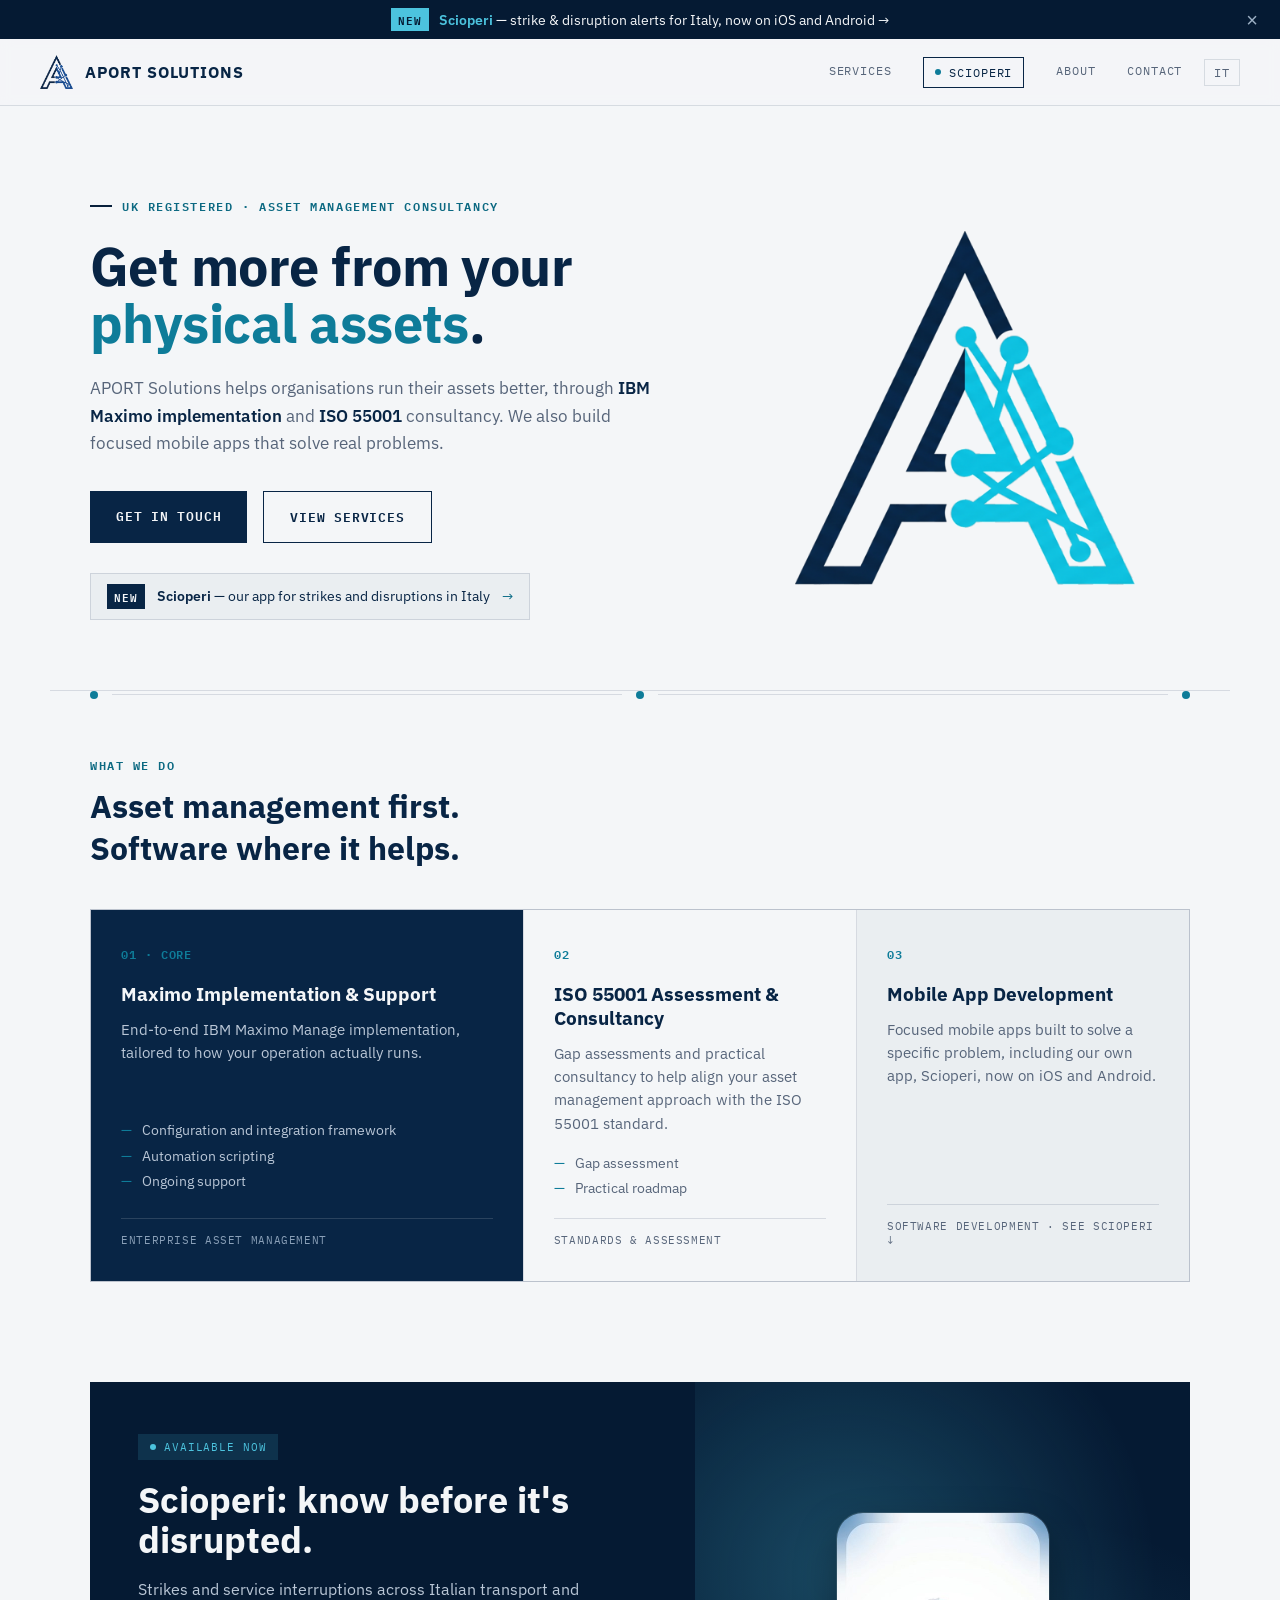
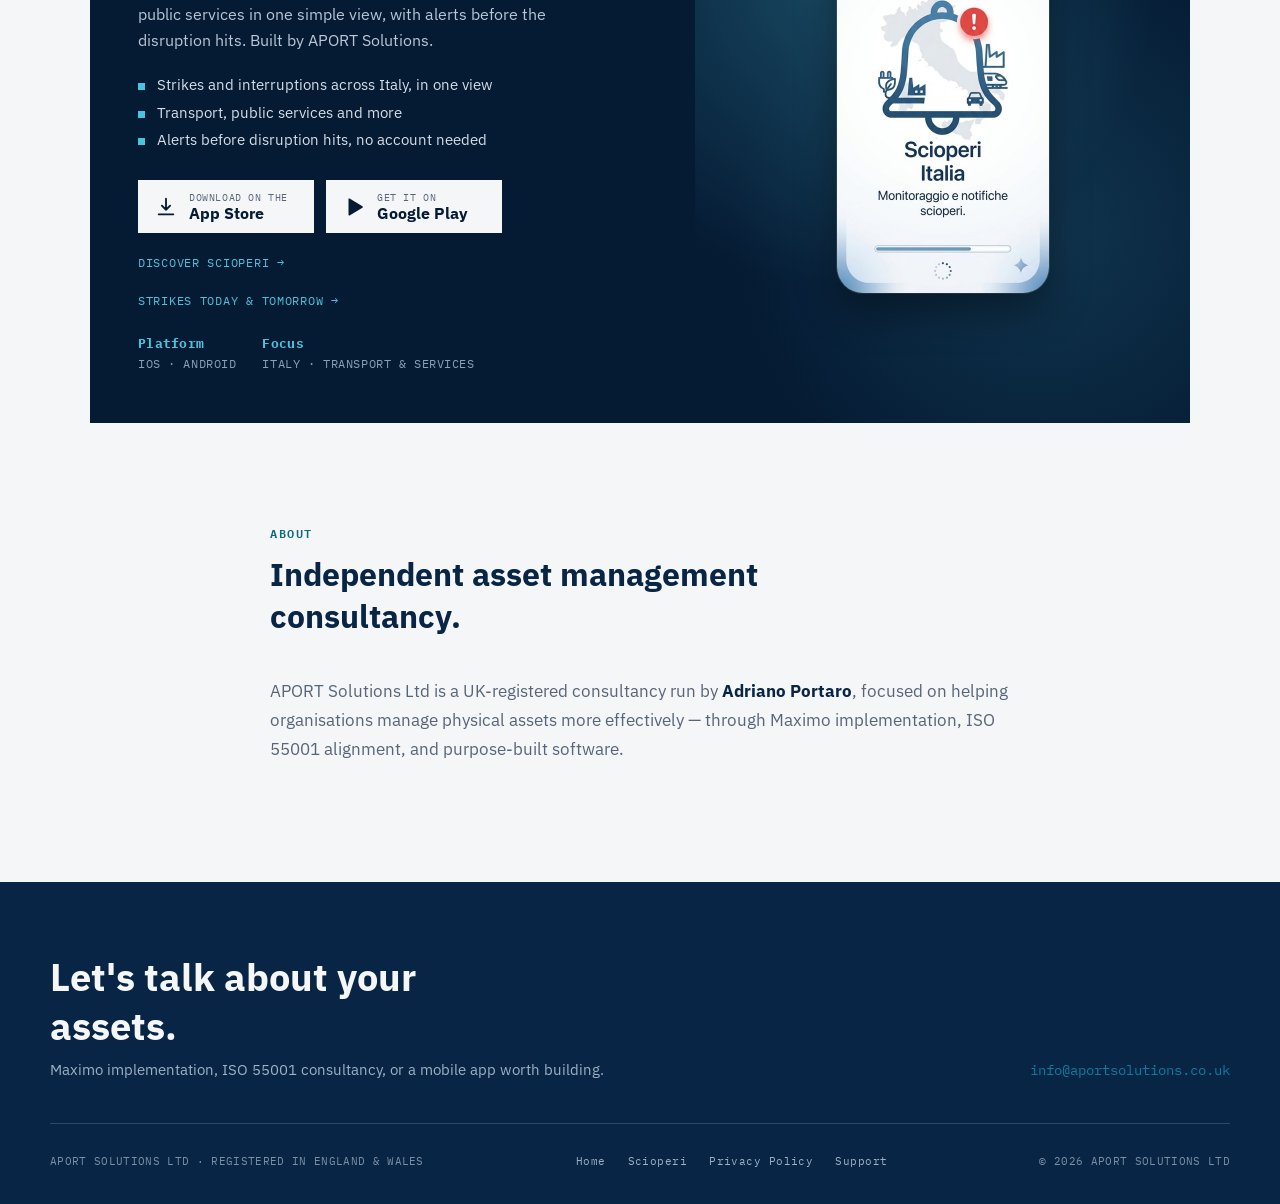
<file: index.html>
<!DOCTYPE html>
<html lang="en">
<head>
<meta charset="UTF-8">
<meta name="viewport" content="width=device-width, initial-scale=1.0">
<title>APORT Solutions Ltd — Asset Management Consultancy</title>
<meta name="description" content="UK asset management consultancy: IBM Maximo implementation, ISO 55001 assessment, and mobile apps including Scioperi, now on iOS and Android.">
<meta name="theme-color" content="#082545">
<link rel="canonical" href="https://aportsolutions.co.uk/">
<link rel="alternate" hreflang="it" href="https://aportsolutions.co.uk/index-it.html">
<link rel="alternate" hreflang="en" href="https://aportsolutions.co.uk/index.html">
<link rel="alternate" hreflang="x-default" href="https://aportsolutions.co.uk/index.html">
<meta property="og:type" content="website">
<meta property="og:site_name" content="APORT Solutions">
<meta property="og:title" content="APORT Solutions Ltd — Asset Management Consultancy">
<meta property="og:description" content="UK asset management consultancy: IBM Maximo implementation, ISO 55001 assessment, and mobile apps including Scioperi, now on iOS and Android.">
<meta property="og:url" content="https://aportsolutions.co.uk/">
<meta property="og:image" content="https://aportsolutions.co.uk/assets/logo-hero.png">
<meta property="og:locale" content="en_GB">
<link rel="icon" type="image/png" href="assets/favicon.png">
<link rel="apple-touch-icon" href="assets/apple-touch-icon.png">
<link rel="preconnect" href="https://fonts.googleapis.com">
<link rel="preconnect" href="https://fonts.gstatic.com" crossorigin>
<link href="https://fonts.googleapis.com/css2?family=IBM+Plex+Sans:wght@400;500;600;700&family=IBM+Plex+Mono:wght@400;500;600&display=swap" rel="stylesheet">
<link rel="stylesheet" href="styles.css">
<script src="site.js" defer></script>
</head>
<body>
<a class="skip" href="#main">Skip to content</a>
<div class="announce">
  <span class="new">NEW</span><a href="#scioperi"><b>Scioperi</b> &mdash; strike &amp; disruption alerts for Italy, now on iOS and Android <span class="cta">&rarr;</span></a>
  <button type="button" aria-label="Dismiss">&times;</button>
</div>
<header class="topbar">
  <a class="brand" href="index.html">
    <img src="assets/logo-mark.png" width="115" height="120" alt="">
    <span class="brand-name">APORT SOLUTIONS</span>
  </a>
  <div class="header-right">
    <nav class="links" id="site-nav" aria-label="Main">
    <a href="index.html#services">Services</a>
    <a href="scioperi.html" class="nav-app">Scioperi</a>
    <a href="index.html#about">About</a>
    <a href="#contact">Contact</a>
    </nav>
    <a class="lang" href="index-it.html" hreflang="it" lang="it" title="Italiano">IT</a>
    <button class="menu-btn" type="button" aria-expanded="false" aria-controls="site-nav" aria-label="Menu"><span></span></button>
  </div>
</header>

<main id="main">
<section class="hero hero-left">
  <div>
    <div class="eyebrow">UK Registered &middot; Asset Management Consultancy</div>
    <h1 class="hero-title">Get more from your <span class="accent">physical assets</span>.</h1>
    <p class="hero-sub">APORT Solutions helps organisations run their assets better, through <b>IBM Maximo implementation</b> and <b>ISO 55001</b> consultancy. We also build focused mobile apps that solve real problems.</p>
    <div class="cta-row">
      <a class="btn btn-primary" href="#contact">Get in touch</a>
      <a class="btn btn-ghost" href="#services">View services</a>
    </div>
    <a class="hero-chip" href="#scioperi"><span class="new">NEW</span><span><b>Scioperi</b> &mdash; our app for strikes and disruptions in Italy</span><span class="arrow">&rarr;</span></a>
  </div>
  <div class="hero-mark">
    <img src="assets/logo-hero.png" width="422" height="440" alt="APORT Solutions">
  </div>
</section>

<div class="connector">
  <span class="node"></span><span class="wire"></span><span class="node"></span><span class="wire"></span><span class="node"></span>
</div>

<section class="services" id="services">
  <div class="section-label">What we do</div>
  <h2 class="section-title">Asset management first. Software where it helps.</h2>
  <div class="svc-grid">
    <div class="svc-card primary">
      <div class="svc-code">01 &middot; CORE</div>
      <h3>Maximo Implementation &amp; Support</h3>
      <p>End-to-end IBM Maximo Manage implementation, tailored to how your operation actually runs.</p>
      <ul class="svc-list"><li>Configuration and integration framework</li><li>Automation scripting</li><li>Ongoing support</li></ul>
      <div class="svc-tag">Enterprise Asset Management</div>
    </div>
    <div class="svc-card">
      <div class="svc-code">02</div>
      <h3>ISO 55001 Assessment &amp; Consultancy</h3>
      <p>Gap assessments and practical consultancy to help align your asset management approach with the ISO 55001 standard.</p>
      <ul class="svc-list"><li>Gap assessment</li><li>Practical roadmap</li></ul>
      <div class="svc-tag">Standards &amp; Assessment</div>
    </div>
    <a class="svc-card app" href="#scioperi">
      <div class="svc-code">03</div>
      <h3>Mobile App Development</h3>
      <p>Focused mobile apps built to solve a specific problem, including our own app, Scioperi, now on iOS and Android.</p>
      <div class="svc-tag">Software Development &middot; See Scioperi &darr;</div>
    </a>
  </div>
</section>

<section class="scioperi-feature" id="scioperi">
  <div class="scioperi-panel">
    <div class="scioperi-copy">
      <div class="badge"><span class="dot"></span>Available now</div>
      <h2>Scioperi: know before it's disrupted.</h2>
      <p>Strikes and service interruptions across Italian transport and public services in one simple view, with alerts before the disruption hits. Built by APORT Solutions.</p>
      <ul class="feature-points"><li>Strikes and interruptions across Italy, in one view</li><li>Transport, public services and more</li><li>Alerts before disruption hits, no account needed</li></ul>
      <div class="stores">
        <a class="store" href="https://apps.apple.com/it/app/scioperi-italia/id6796648627" target="_blank" rel="noopener">
          <svg viewBox="0 0 24 24" fill="none" stroke="currentColor" stroke-width="2" stroke-linecap="round" stroke-linejoin="round" aria-hidden="true"><path d="M12 3v12m0 0l-4.5-4.5M12 15l4.5-4.5M4 20h16"/></svg>
          <span><small>Download on the</small><strong>App Store</strong></span>
        </a>
        <a class="store" href="https://play.google.com/store/apps/details?id=com.aportsolutions.scioperi" target="_blank" rel="noopener">
          <svg viewBox="0 0 24 24" fill="currentColor" aria-hidden="true"><path d="M6 3.5v17a.8.8 0 001.2.7l14-8.5a.8.8 0 000-1.4l-14-8.5A.8.8 0 006 3.5z"/></svg>
          <span><small>Get it on</small><strong>Google Play</strong></span>
        </a>
      </div>
      <a class="link-quiet" href="scioperi.html">Discover Scioperi &rarr;</a>
      <br><a class="link-quiet" href="scioperi-oggi-en.html">Strikes today &amp; tomorrow &rarr;</a>
      <div class="scioperi-meta"><div><b>Platform</b>iOS &middot; Android</div><div><b>Focus</b>Italy &middot; Transport &amp; Services</div></div>
    </div>
    <div class="scioperi-visual">
      <img src="splash-scioperi.jpg" width="424" height="760" alt="Scioperi Italia app splash screen: notification bell over a map of Italy" loading="lazy">
    </div>
  </div>
</section>

<section class="about" id="about">
  <div class="section-label">About</div>
  <h2 class="section-title">Independent asset management consultancy.</h2>
  <p>APORT Solutions Ltd is a UK-registered consultancy run by <b>Adriano Portaro</b>, focused on helping organisations manage physical assets more effectively &mdash; through Maximo implementation, ISO 55001 alignment, and purpose-built software.</p>
</section>
</main>

<footer id="contact">
  <div class="footer-inner">
    <div class="footer-cta">
      <div>
        <h2>Let's talk about your assets.</h2>
        <p>Maximo implementation, ISO 55001 consultancy, or a mobile app worth building.</p>
      </div>
      <div class="footer-contact">
        <div><a href="mailto:info@aportsolutions.co.uk">info@aportsolutions.co.uk</a></div>
      </div>
    </div>
    <div class="footer-meta">
      <div>APORT SOLUTIONS LTD &middot; REGISTERED IN ENGLAND &amp; WALES</div>
      <div class="footer-links">
        <a href="index.html">Home</a>
        <a href="scioperi.html">Scioperi</a>
        <a href="privacy-policy-en.html">Privacy Policy</a>
        <a href="support-en.html">Support</a>
      </div>
      <div>&copy; 2026 APORT SOLUTIONS LTD</div>
    </div>
  </div>
</footer>
</body>
</html>
</file>
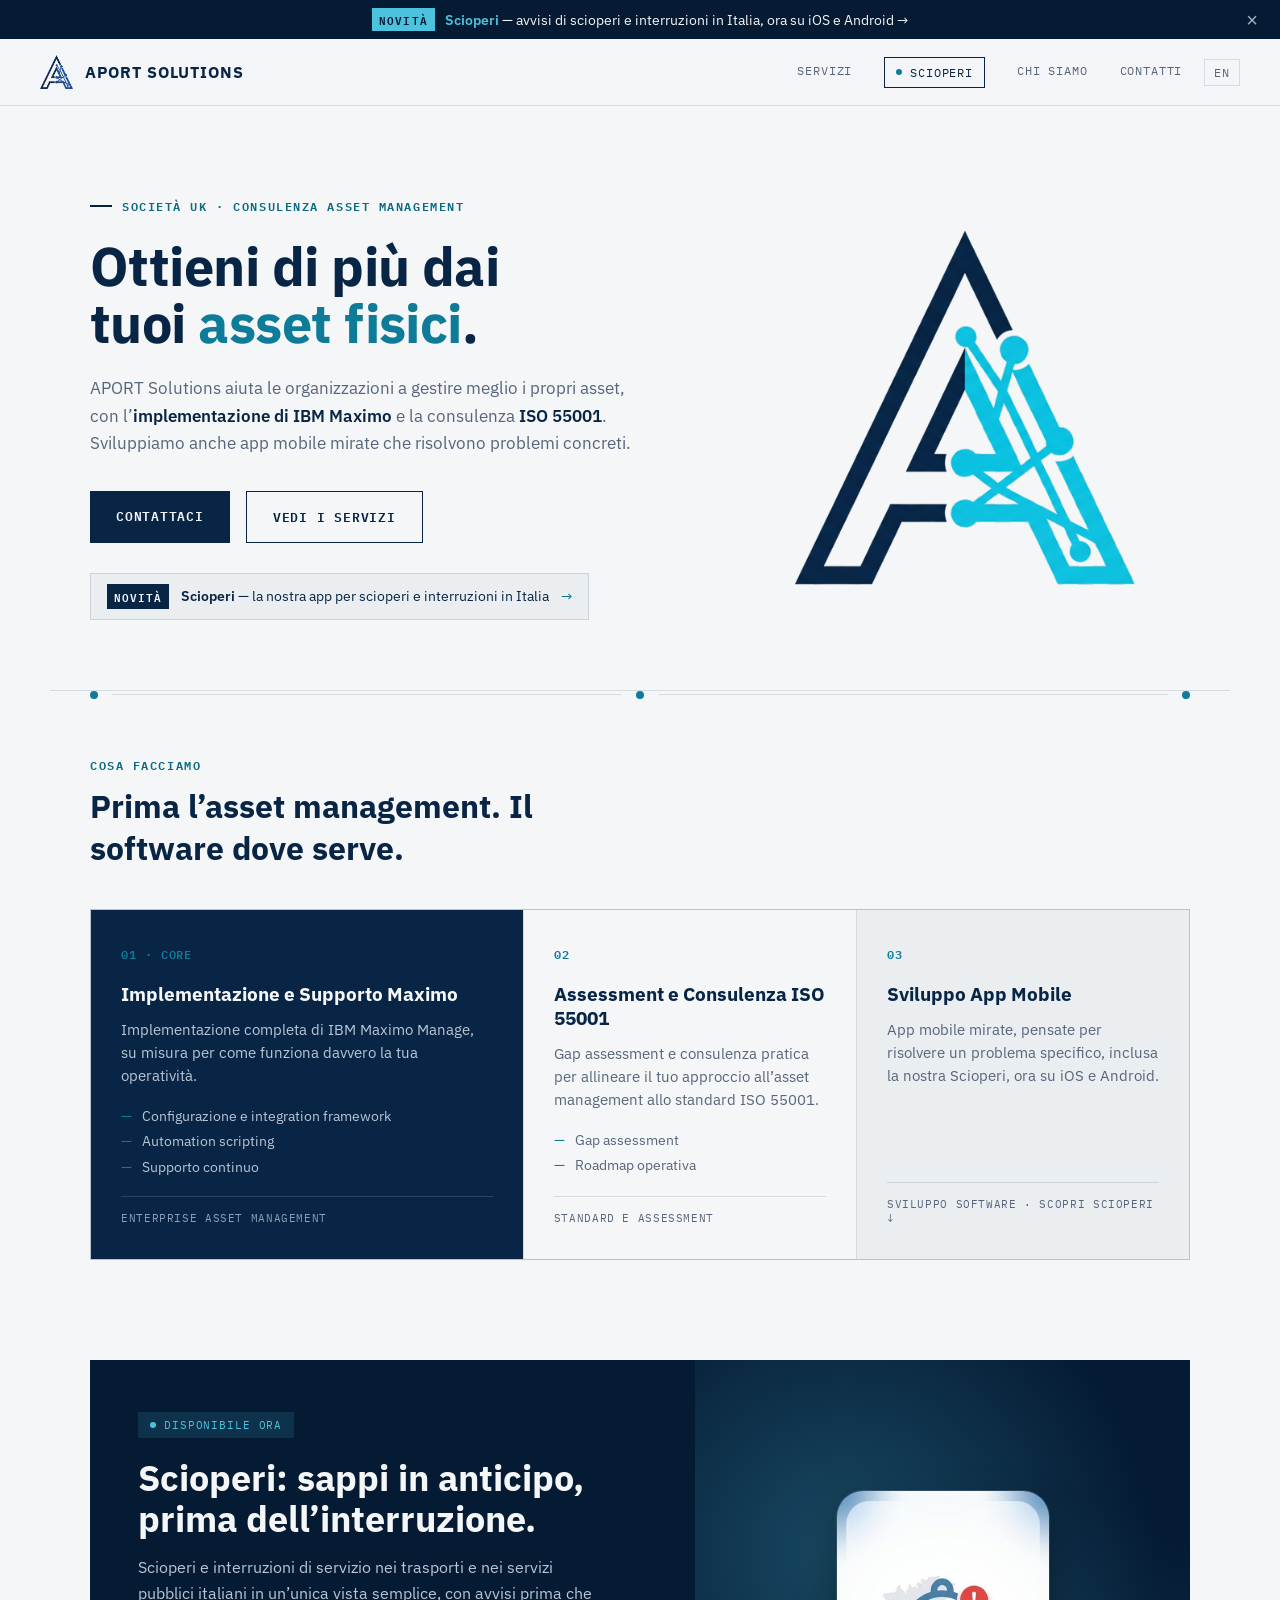
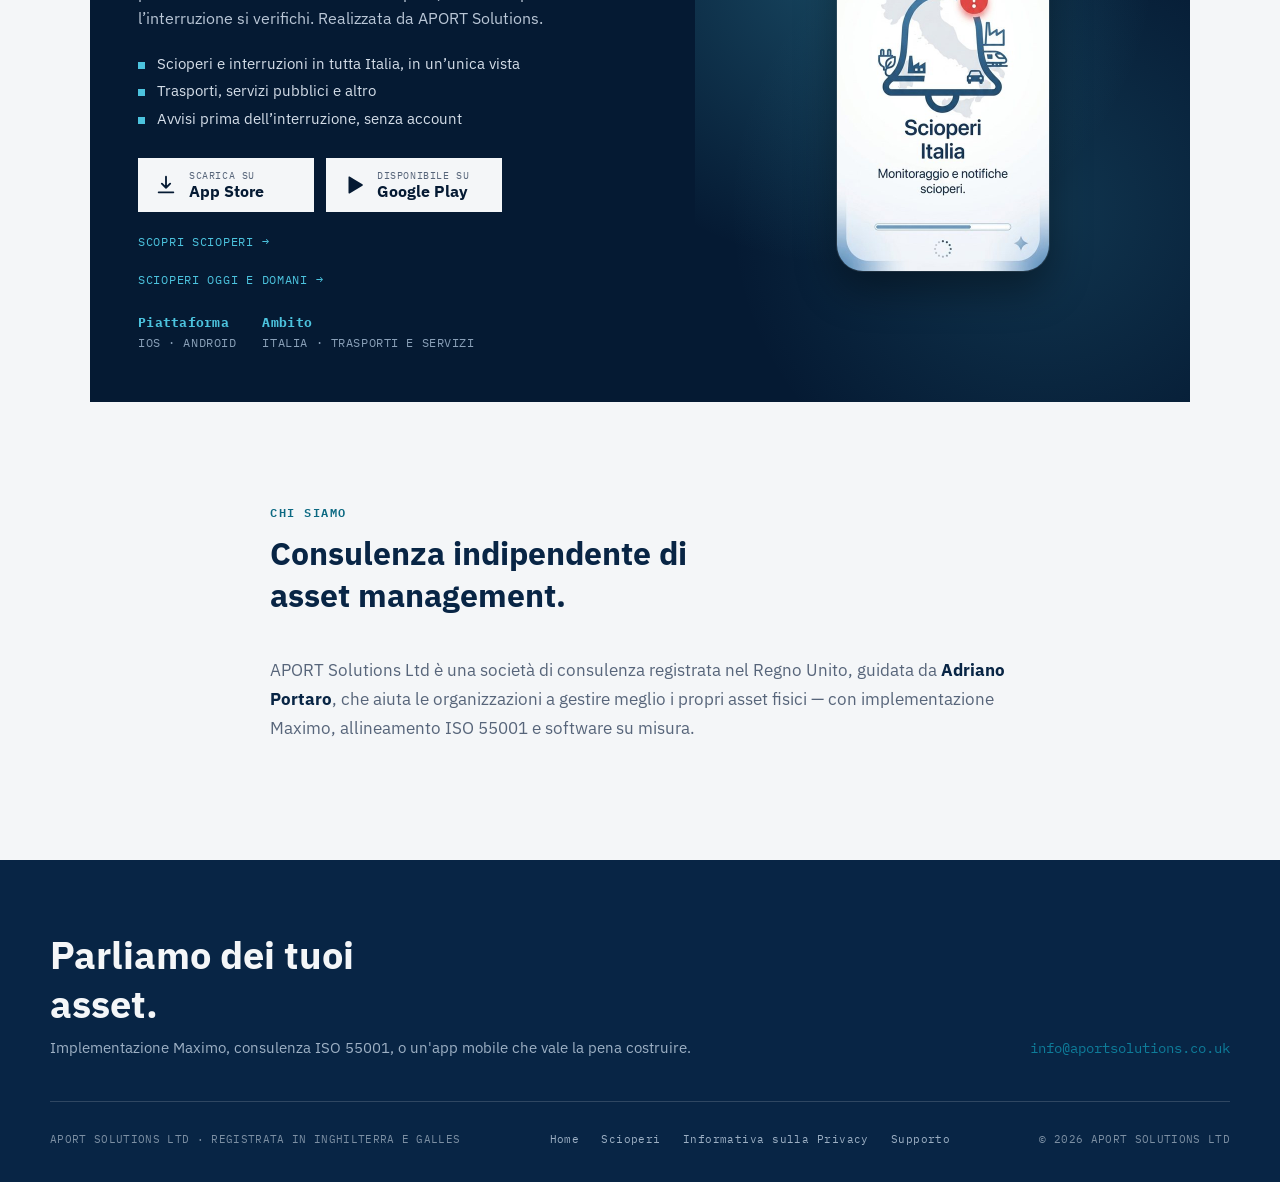
<file: index-it.html>
<!DOCTYPE html>
<html lang="it">
<head>
<meta charset="UTF-8">
<meta name="viewport" content="width=device-width, initial-scale=1.0">
<title>APORT Solutions Ltd — Consulenza Asset Management</title>
<meta name="description" content="Consulenza di asset management nel Regno Unito: implementazione IBM Maximo, valutazione ISO 55001 e app mobile, tra cui Scioperi, ora su iOS e Android.">
<meta name="theme-color" content="#082545">
<link rel="canonical" href="https://aportsolutions.co.uk/index-it.html">
<link rel="alternate" hreflang="it" href="https://aportsolutions.co.uk/index-it.html">
<link rel="alternate" hreflang="en" href="https://aportsolutions.co.uk/index.html">
<link rel="alternate" hreflang="x-default" href="https://aportsolutions.co.uk/index.html">
<meta property="og:type" content="website">
<meta property="og:site_name" content="APORT Solutions">
<meta property="og:title" content="APORT Solutions Ltd — Consulenza Asset Management">
<meta property="og:description" content="Consulenza di asset management nel Regno Unito: implementazione IBM Maximo, valutazione ISO 55001 e app mobile, tra cui Scioperi, ora su iOS e Android.">
<meta property="og:url" content="https://aportsolutions.co.uk/index-it.html">
<meta property="og:image" content="https://aportsolutions.co.uk/assets/logo-hero.png">
<meta property="og:locale" content="it_IT">
<link rel="icon" type="image/png" href="assets/favicon.png">
<link rel="apple-touch-icon" href="assets/apple-touch-icon.png">
<link rel="preconnect" href="https://fonts.googleapis.com">
<link rel="preconnect" href="https://fonts.gstatic.com" crossorigin>
<link href="https://fonts.googleapis.com/css2?family=IBM+Plex+Sans:wght@400;500;600;700&family=IBM+Plex+Mono:wght@400;500;600&display=swap" rel="stylesheet">
<link rel="stylesheet" href="styles.css">
<script src="site.js" defer></script>
</head>
<body>
<a class="skip" href="#main">Vai al contenuto</a>
<div class="announce">
  <span class="new">NOVIT&Agrave;</span><a href="#scioperi"><b>Scioperi</b> &mdash; avvisi di scioperi e interruzioni in Italia, ora su iOS e Android <span class="cta">&rarr;</span></a>
  <button type="button" aria-label="Chiudi">&times;</button>
</div>
<header class="topbar">
  <a class="brand" href="index-it.html">
    <img src="assets/logo-mark.png" width="115" height="120" alt="">
    <span class="brand-name">APORT SOLUTIONS</span>
  </a>
  <div class="header-right">
    <nav class="links" id="site-nav" aria-label="Principale">
    <a href="index-it.html#services">Servizi</a>
    <a href="scioperi.html" class="nav-app">Scioperi</a>
    <a href="index-it.html#about">Chi siamo</a>
    <a href="#contact">Contatti</a>
    </nav>
    <a class="lang" href="index.html" hreflang="en" lang="en" title="English">EN</a>
    <button class="menu-btn" type="button" aria-expanded="false" aria-controls="site-nav" aria-label="Menu"><span></span></button>
  </div>
</header>

<main id="main">
<section class="hero hero-left">
  <div>
    <div class="eyebrow">Societ&agrave; UK &middot; Consulenza Asset Management</div>
    <h1 class="hero-title">Ottieni di pi&ugrave; dai tuoi <span class="accent">asset fisici</span>.</h1>
    <p class="hero-sub">APORT Solutions aiuta le organizzazioni a gestire meglio i propri asset, con l&rsquo;<b>implementazione di IBM Maximo</b> e la consulenza <b>ISO 55001</b>. Sviluppiamo anche app mobile mirate che risolvono problemi concreti.</p>
    <div class="cta-row">
      <a class="btn btn-primary" href="#contact">Contattaci</a>
      <a class="btn btn-ghost" href="#services">Vedi i servizi</a>
    </div>
    <a class="hero-chip" href="#scioperi"><span class="new">NOVIT&Agrave;</span><span><b>Scioperi</b> &mdash; la nostra app per scioperi e interruzioni in Italia</span><span class="arrow">&rarr;</span></a>
  </div>
  <div class="hero-mark">
    <img src="assets/logo-hero.png" width="422" height="440" alt="APORT Solutions">
  </div>
</section>

<div class="connector">
  <span class="node"></span><span class="wire"></span><span class="node"></span><span class="wire"></span><span class="node"></span>
</div>

<section class="services" id="services">
  <div class="section-label">Cosa facciamo</div>
  <h2 class="section-title">Prima l&rsquo;asset management. Il software dove serve.</h2>
  <div class="svc-grid">
    <div class="svc-card primary">
      <div class="svc-code">01 &middot; CORE</div>
      <h3>Implementazione e Supporto Maximo</h3>
      <p>Implementazione completa di IBM Maximo Manage, su misura per come funziona davvero la tua operativit&agrave;.</p>
      <ul class="svc-list"><li>Configurazione e integration framework</li><li>Automation scripting</li><li>Supporto continuo</li></ul>
      <div class="svc-tag">Enterprise Asset Management</div>
    </div>
    <div class="svc-card">
      <div class="svc-code">02</div>
      <h3>Assessment e Consulenza ISO 55001</h3>
      <p>Gap assessment e consulenza pratica per allineare il tuo approccio all&rsquo;asset management allo standard ISO 55001.</p>
      <ul class="svc-list"><li>Gap assessment</li><li>Roadmap operativa</li></ul>
      <div class="svc-tag">Standard e Assessment</div>
    </div>
    <a class="svc-card app" href="#scioperi">
      <div class="svc-code">03</div>
      <h3>Sviluppo App Mobile</h3>
      <p>App mobile mirate, pensate per risolvere un problema specifico, inclusa la nostra Scioperi, ora su iOS e Android.</p>
      <div class="svc-tag">Sviluppo Software &middot; Scopri Scioperi &darr;</div>
    </a>
  </div>
</section>

<section class="scioperi-feature" id="scioperi">
  <div class="scioperi-panel">
    <div class="scioperi-copy">
      <div class="badge"><span class="dot"></span>Disponibile ora</div>
      <h2>Scioperi: sappi in anticipo, prima dell&rsquo;interruzione.</h2>
      <p>Scioperi e interruzioni di servizio nei trasporti e nei servizi pubblici italiani in un&rsquo;unica vista semplice, con avvisi prima che l&rsquo;interruzione si verifichi. Realizzata da APORT Solutions.</p>
      <ul class="feature-points"><li>Scioperi e interruzioni in tutta Italia, in un&rsquo;unica vista</li><li>Trasporti, servizi pubblici e altro</li><li>Avvisi prima dell&rsquo;interruzione, senza account</li></ul>
      <div class="stores">
        <a class="store" href="https://apps.apple.com/it/app/scioperi-italia/id6796648627" target="_blank" rel="noopener">
          <svg viewBox="0 0 24 24" fill="none" stroke="currentColor" stroke-width="2" stroke-linecap="round" stroke-linejoin="round" aria-hidden="true"><path d="M12 3v12m0 0l-4.5-4.5M12 15l4.5-4.5M4 20h16"/></svg>
          <span><small>Scarica su</small><strong>App Store</strong></span>
        </a>
        <a class="store" href="https://play.google.com/store/apps/details?id=com.aportsolutions.scioperi" target="_blank" rel="noopener">
          <svg viewBox="0 0 24 24" fill="currentColor" aria-hidden="true"><path d="M6 3.5v17a.8.8 0 001.2.7l14-8.5a.8.8 0 000-1.4l-14-8.5A.8.8 0 006 3.5z"/></svg>
          <span><small>Disponibile su</small><strong>Google Play</strong></span>
        </a>
      </div>
      <a class="link-quiet" href="scioperi.html">Scopri Scioperi &rarr;</a>
      <br><a class="link-quiet" href="scioperi-oggi.html">Scioperi oggi e domani &rarr;</a>
      <div class="scioperi-meta"><div><b>Piattaforma</b>iOS &middot; Android</div><div><b>Ambito</b>Italia &middot; Trasporti e Servizi</div></div>
    </div>
    <div class="scioperi-visual">
      <img src="splash-scioperi.jpg" width="424" height="760" alt="Schermata iniziale dell'app Scioperi Italia: campanella di notifica sopra una mappa dell'Italia" loading="lazy">
    </div>
  </div>
</section>

<section class="about" id="about">
  <div class="section-label">Chi siamo</div>
  <h2 class="section-title">Consulenza indipendente di asset management.</h2>
  <p>APORT Solutions Ltd &egrave; una societ&agrave; di consulenza registrata nel Regno Unito, guidata da <b>Adriano Portaro</b>, che aiuta le organizzazioni a gestire meglio i propri asset fisici &mdash; con implementazione Maximo, allineamento ISO 55001 e software su misura.</p>
</section>
</main>

<footer id="contact">
  <div class="footer-inner">
    <div class="footer-cta">
      <div>
        <h2>Parliamo dei tuoi asset.</h2>
        <p>Implementazione Maximo, consulenza ISO 55001, o un'app mobile che vale la pena costruire.</p>
      </div>
      <div class="footer-contact">
        <div><a href="mailto:info@aportsolutions.co.uk">info@aportsolutions.co.uk</a></div>
      </div>
    </div>
    <div class="footer-meta">
      <div>APORT SOLUTIONS LTD &middot; REGISTRATA IN INGHILTERRA E GALLES</div>
      <div class="footer-links">
        <a href="index-it.html">Home</a>
        <a href="scioperi.html">Scioperi</a>
        <a href="privacy-policy.html">Informativa sulla Privacy</a>
        <a href="support.html">Supporto</a>
      </div>
      <div>&copy; 2026 APORT SOLUTIONS LTD</div>
    </div>
  </div>
</footer>
</body>
</html>
</file>
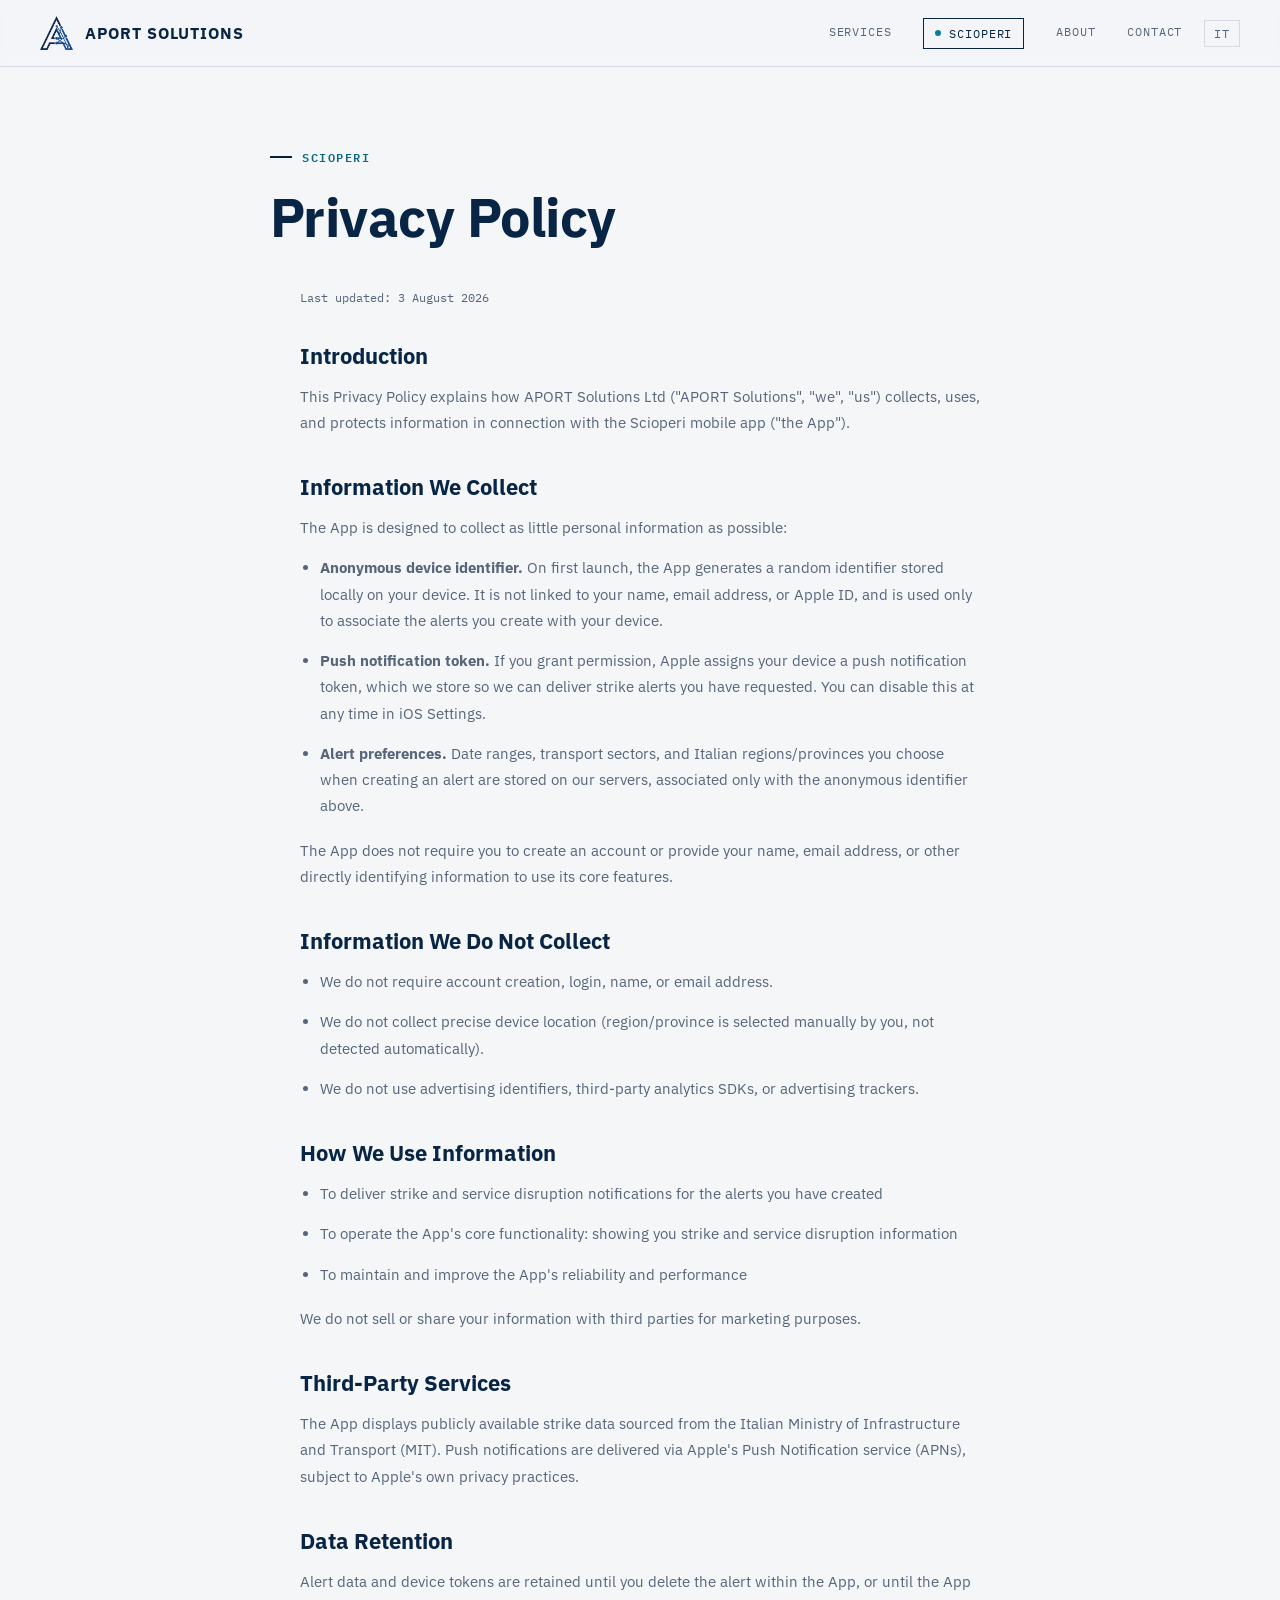
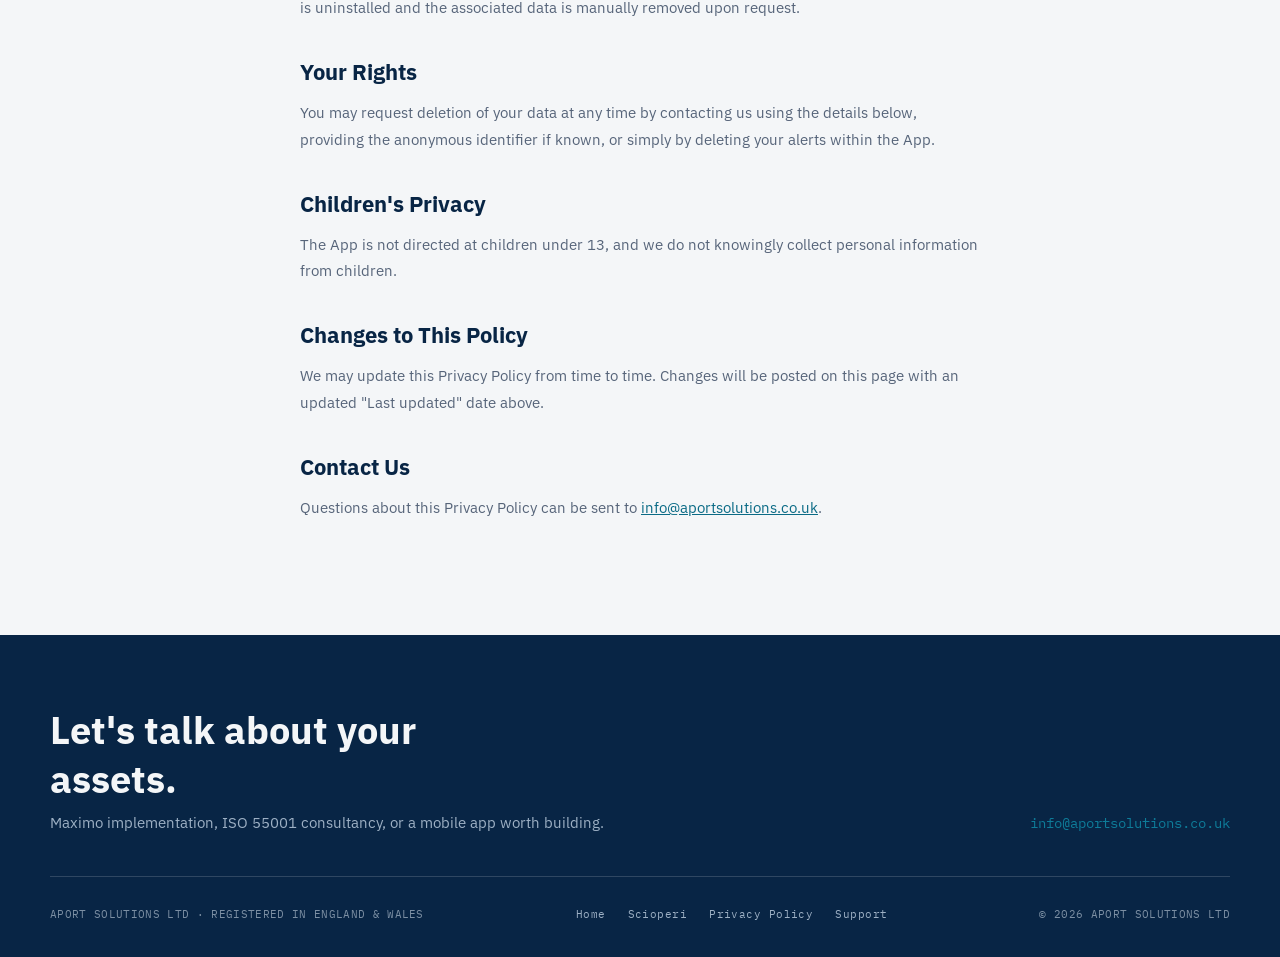
<file: privacy-policy-en.html>
<!DOCTYPE html>
<html lang="en">
<head>
<meta charset="UTF-8">
<meta name="viewport" content="width=device-width, initial-scale=1.0">
<title>Privacy Policy — Scioperi | APORT Solutions</title>
<meta name="description" content="Privacy policy for the Scioperi app by APORT Solutions.">
<meta name="theme-color" content="#082545">
<link rel="canonical" href="https://aportsolutions.co.uk/privacy-policy-en.html">
<link rel="alternate" hreflang="it" href="https://aportsolutions.co.uk/privacy-policy.html">
<link rel="alternate" hreflang="en" href="https://aportsolutions.co.uk/privacy-policy-en.html">
<link rel="alternate" hreflang="x-default" href="https://aportsolutions.co.uk/privacy-policy.html">
<meta property="og:type" content="website">
<meta property="og:site_name" content="APORT Solutions">
<meta property="og:title" content="Privacy Policy — Scioperi | APORT Solutions">
<meta property="og:description" content="Privacy policy for the Scioperi app by APORT Solutions.">
<meta property="og:url" content="https://aportsolutions.co.uk/privacy-policy-en.html">
<meta property="og:image" content="https://aportsolutions.co.uk/splash-scioperi.jpg">
<meta property="og:locale" content="en_GB">
<link rel="icon" type="image/png" href="assets/favicon.png">
<link rel="apple-touch-icon" href="assets/apple-touch-icon.png">
<link rel="preconnect" href="https://fonts.googleapis.com">
<link rel="preconnect" href="https://fonts.gstatic.com" crossorigin>
<link href="https://fonts.googleapis.com/css2?family=IBM+Plex+Sans:wght@400;500;600;700&family=IBM+Plex+Mono:wght@400;500;600&display=swap" rel="stylesheet">
<link rel="stylesheet" href="styles.css">
<script src="site.js" defer></script>
</head>
<body>
<a class="skip" href="#main">Skip to content</a>
<header class="topbar">
  <a class="brand" href="index.html">
    <img src="assets/logo-mark.png" width="115" height="120" alt="">
    <span class="brand-name">APORT SOLUTIONS</span>
  </a>
  <div class="header-right">
    <nav class="links" id="site-nav" aria-label="Main">
    <a href="index.html#services">Services</a>
    <a href="scioperi-en.html" class="nav-app">Scioperi</a>
    <a href="index.html#about">About</a>
    <a href="#contact">Contact</a>
    </nav>
    <a class="lang" href="privacy-policy.html" hreflang="it" lang="it" title="Italiano">IT</a>
    <button class="menu-btn" type="button" aria-expanded="false" aria-controls="site-nav" aria-label="Menu"><span></span></button>
  </div>
</header>

<main id="main">
<section class="hero narrow doc-hero">
  <div>
    <div class="eyebrow">Scioperi</div>
    <h1 class="hero-title doc-title">Privacy Policy</h1>
  </div>
</section>

<section class="doc">
  <span class="updated">Last updated: 3 August 2026</span>

  <h2>Introduction</h2>
  <p>This Privacy Policy explains how APORT Solutions Ltd ("APORT Solutions", "we", "us") collects, uses, and protects information in connection with the Scioperi mobile app ("the App").</p>

  <h2>Information We Collect</h2>
  <p>The App is designed to collect as little personal information as possible:</p>
  <ul>
    <li><b>Anonymous device identifier.</b> On first launch, the App generates a random identifier stored locally on your device. It is not linked to your name, email address, or Apple ID, and is used only to associate the alerts you create with your device.</li>
    <li><b>Push notification token.</b> If you grant permission, Apple assigns your device a push notification token, which we store so we can deliver strike alerts you have requested. You can disable this at any time in iOS Settings.</li>
    <li><b>Alert preferences.</b> Date ranges, transport sectors, and Italian regions/provinces you choose when creating an alert are stored on our servers, associated only with the anonymous identifier above.</li>
  </ul>
  <p>The App does not require you to create an account or provide your name, email address, or other directly identifying information to use its core features.</p>

  <h2>Information We Do Not Collect</h2>
  <ul>
    <li>We do not require account creation, login, name, or email address.</li>
    <li>We do not collect precise device location (region/province is selected manually by you, not detected automatically).</li>
    <li>We do not use advertising identifiers, third-party analytics SDKs, or advertising trackers.</li>
  </ul>

  <h2>How We Use Information</h2>
  <ul>
    <li>To deliver strike and service disruption notifications for the alerts you have created</li>
    <li>To operate the App's core functionality: showing you strike and service disruption information</li>
    <li>To maintain and improve the App's reliability and performance</li>
  </ul>
  <p>We do not sell or share your information with third parties for marketing purposes.</p>

  <h2>Third-Party Services</h2>
  <p>The App displays publicly available strike data sourced from the Italian Ministry of Infrastructure and Transport (MIT). Push notifications are delivered via Apple's Push Notification service (APNs), subject to Apple's own privacy practices.</p>

  <h2>Data Retention</h2>
  <p>Alert data and device tokens are retained until you delete the alert within the App, or until the App is uninstalled and the associated data is manually removed upon request.</p>

  <h2>Your Rights</h2>
  <p>You may request deletion of your data at any time by contacting us using the details below, providing the anonymous identifier if known, or simply by deleting your alerts within the App.</p>

  <h2>Children's Privacy</h2>
  <p>The App is not directed at children under 13, and we do not knowingly collect personal information from children.</p>

  <h2>Changes to This Policy</h2>
  <p>We may update this Privacy Policy from time to time. Changes will be posted on this page with an updated "Last updated" date above.</p>

  <h2>Contact Us</h2>
  <p>Questions about this Privacy Policy can be sent to <a href="mailto:info@aportsolutions.co.uk">info@aportsolutions.co.uk</a>.</p>
</section>
</main>

<footer id="contact">
  <div class="footer-inner">
    <div class="footer-cta">
      <div>
        <h2>Let's talk about your assets.</h2>
        <p>Maximo implementation, ISO 55001 consultancy, or a mobile app worth building.</p>
      </div>
      <div class="footer-contact">
        <div><a href="mailto:info@aportsolutions.co.uk">info@aportsolutions.co.uk</a></div>
      </div>
    </div>
    <div class="footer-meta">
      <div>APORT SOLUTIONS LTD &middot; REGISTERED IN ENGLAND &amp; WALES</div>
      <div class="footer-links">
        <a href="index.html">Home</a>
        <a href="scioperi-en.html">Scioperi</a>
        <a href="privacy-policy-en.html">Privacy Policy</a>
        <a href="support-en.html">Support</a>
      </div>
      <div>&copy; 2026 APORT SOLUTIONS LTD</div>
    </div>
  </div>
</footer>
</body>
</html>
</file>
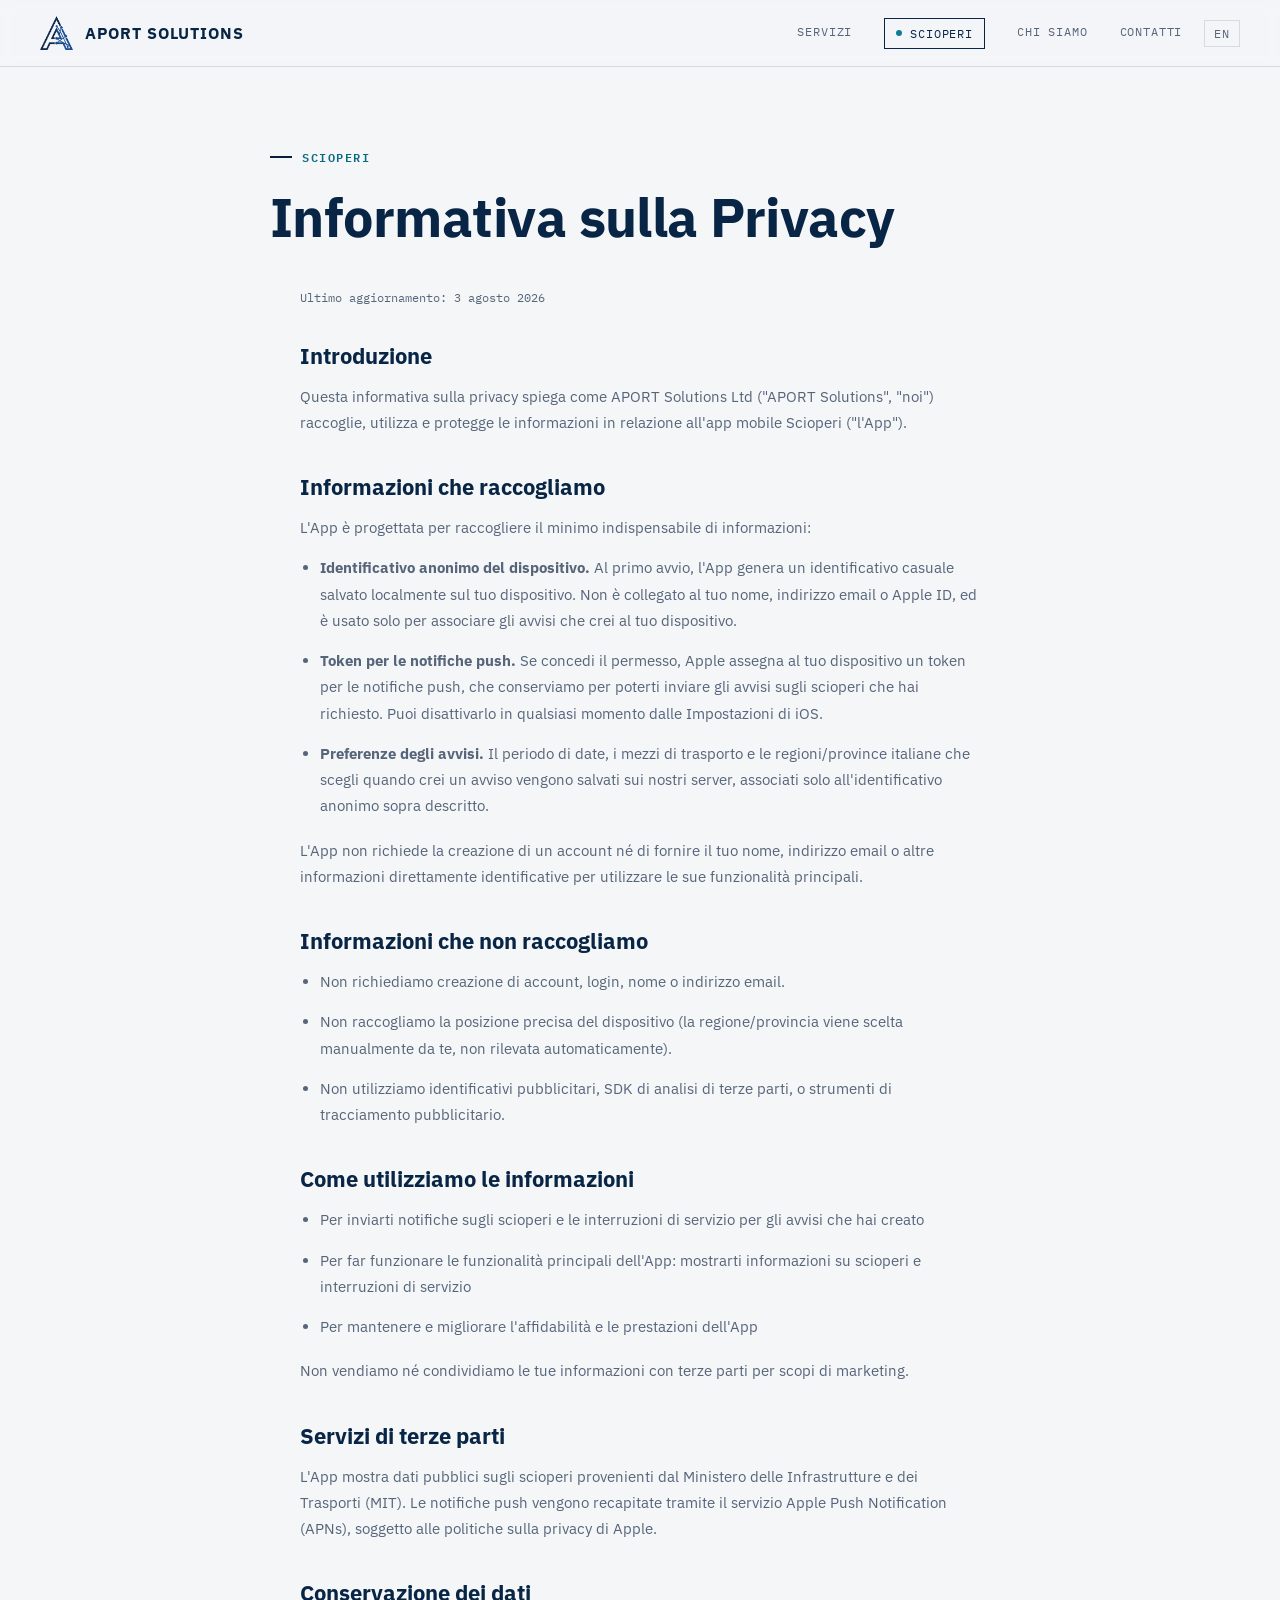
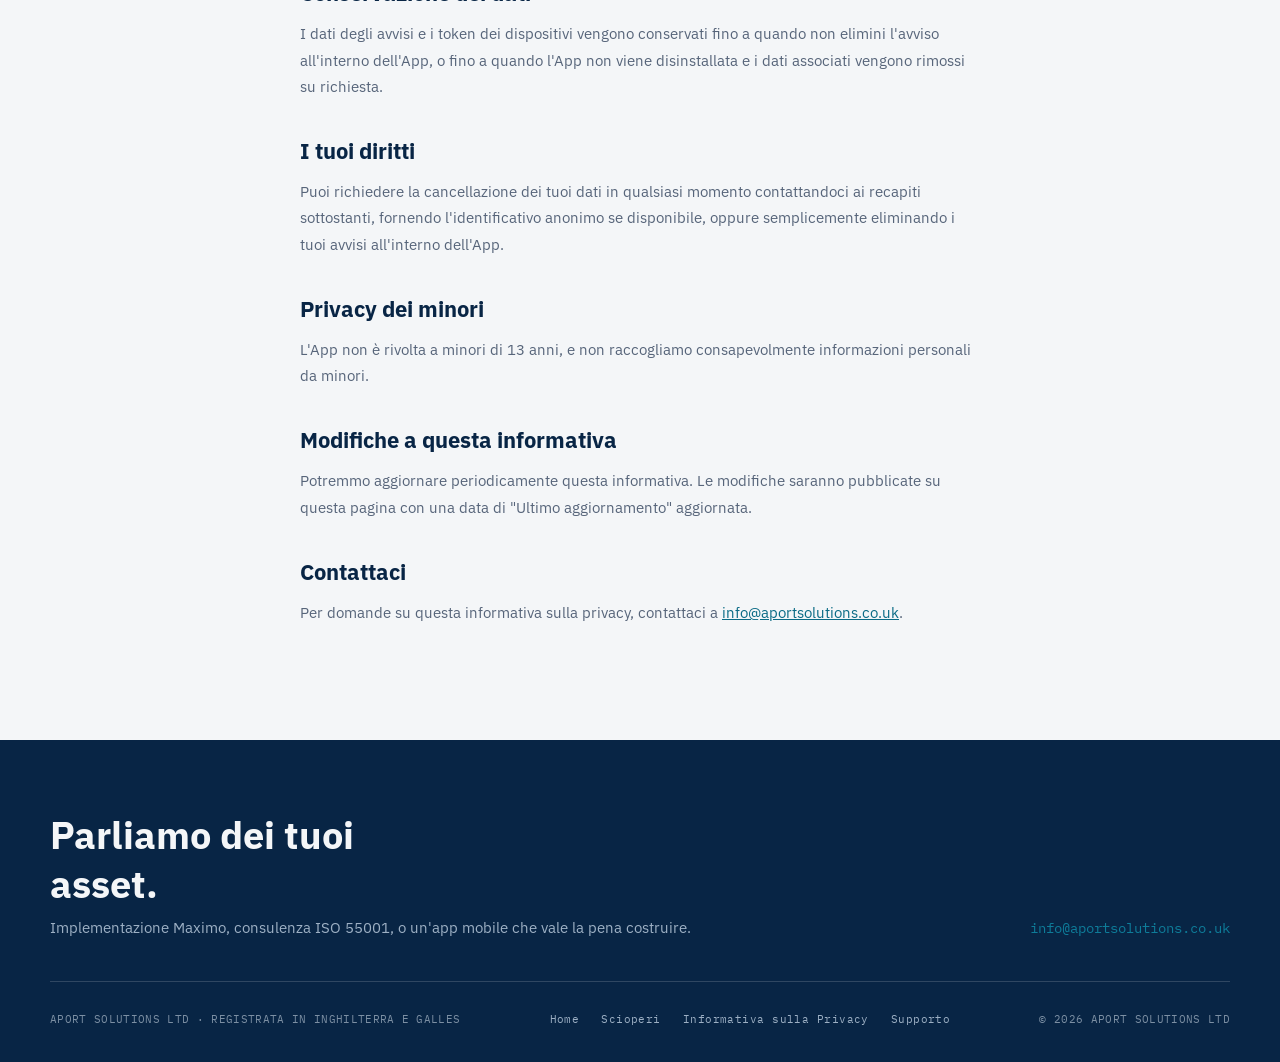
<file: privacy-policy.html>
<!DOCTYPE html>
<html lang="it">
<head>
<meta charset="UTF-8">
<meta name="viewport" content="width=device-width, initial-scale=1.0">
<title>Informativa sulla Privacy — Scioperi | APORT Solutions</title>
<meta name="description" content="Informativa sulla privacy dell'app Scioperi di APORT Solutions.">
<meta name="theme-color" content="#082545">
<link rel="canonical" href="https://aportsolutions.co.uk/privacy-policy.html">
<link rel="alternate" hreflang="it" href="https://aportsolutions.co.uk/privacy-policy.html">
<link rel="alternate" hreflang="en" href="https://aportsolutions.co.uk/privacy-policy-en.html">
<link rel="alternate" hreflang="x-default" href="https://aportsolutions.co.uk/privacy-policy.html">
<meta property="og:type" content="website">
<meta property="og:site_name" content="APORT Solutions">
<meta property="og:title" content="Informativa sulla Privacy — Scioperi | APORT Solutions">
<meta property="og:description" content="Informativa sulla privacy dell'app Scioperi di APORT Solutions.">
<meta property="og:url" content="https://aportsolutions.co.uk/privacy-policy.html">
<meta property="og:image" content="https://aportsolutions.co.uk/splash-scioperi.jpg">
<meta property="og:locale" content="it_IT">
<link rel="icon" type="image/png" href="assets/favicon.png">
<link rel="apple-touch-icon" href="assets/apple-touch-icon.png">
<link rel="preconnect" href="https://fonts.googleapis.com">
<link rel="preconnect" href="https://fonts.gstatic.com" crossorigin>
<link href="https://fonts.googleapis.com/css2?family=IBM+Plex+Sans:wght@400;500;600;700&family=IBM+Plex+Mono:wght@400;500;600&display=swap" rel="stylesheet">
<link rel="stylesheet" href="styles.css">
<script src="site.js" defer></script>
</head>
<body>
<a class="skip" href="#main">Vai al contenuto</a>
<header class="topbar">
  <a class="brand" href="index-it.html">
    <img src="assets/logo-mark.png" width="115" height="120" alt="">
    <span class="brand-name">APORT SOLUTIONS</span>
  </a>
  <div class="header-right">
    <nav class="links" id="site-nav" aria-label="Principale">
    <a href="index-it.html#services">Servizi</a>
    <a href="scioperi.html" class="nav-app">Scioperi</a>
    <a href="index-it.html#about">Chi siamo</a>
    <a href="#contact">Contatti</a>
    </nav>
    <a class="lang" href="privacy-policy-en.html" hreflang="en" lang="en" title="English">EN</a>
    <button class="menu-btn" type="button" aria-expanded="false" aria-controls="site-nav" aria-label="Menu"><span></span></button>
  </div>
</header>

<main id="main">
<section class="hero narrow doc-hero">
  <div>
    <div class="eyebrow">Scioperi</div>
    <h1 class="hero-title doc-title">Informativa sulla Privacy</h1>
  </div>
</section>

<section class="doc">
  <span class="updated">Ultimo aggiornamento: 3 agosto 2026</span>

  <h2>Introduzione</h2>
  <p>Questa informativa sulla privacy spiega come APORT Solutions Ltd ("APORT Solutions", "noi") raccoglie, utilizza e protegge le informazioni in relazione all'app mobile Scioperi ("l'App").</p>

  <h2>Informazioni che raccogliamo</h2>
  <p>L'App è progettata per raccogliere il minimo indispensabile di informazioni:</p>
  <ul>
    <li><b>Identificativo anonimo del dispositivo.</b> Al primo avvio, l'App genera un identificativo casuale salvato localmente sul tuo dispositivo. Non è collegato al tuo nome, indirizzo email o Apple ID, ed è usato solo per associare gli avvisi che crei al tuo dispositivo.</li>
    <li><b>Token per le notifiche push.</b> Se concedi il permesso, Apple assegna al tuo dispositivo un token per le notifiche push, che conserviamo per poterti inviare gli avvisi sugli scioperi che hai richiesto. Puoi disattivarlo in qualsiasi momento dalle Impostazioni di iOS.</li>
    <li><b>Preferenze degli avvisi.</b> Il periodo di date, i mezzi di trasporto e le regioni/province italiane che scegli quando crei un avviso vengono salvati sui nostri server, associati solo all'identificativo anonimo sopra descritto.</li>
  </ul>
  <p>L'App non richiede la creazione di un account né di fornire il tuo nome, indirizzo email o altre informazioni direttamente identificative per utilizzare le sue funzionalità principali.</p>

  <h2>Informazioni che non raccogliamo</h2>
  <ul>
    <li>Non richiediamo creazione di account, login, nome o indirizzo email.</li>
    <li>Non raccogliamo la posizione precisa del dispositivo (la regione/provincia viene scelta manualmente da te, non rilevata automaticamente).</li>
    <li>Non utilizziamo identificativi pubblicitari, SDK di analisi di terze parti, o strumenti di tracciamento pubblicitario.</li>
  </ul>

  <h2>Come utilizziamo le informazioni</h2>
  <ul>
    <li>Per inviarti notifiche sugli scioperi e le interruzioni di servizio per gli avvisi che hai creato</li>
    <li>Per far funzionare le funzionalità principali dell'App: mostrarti informazioni su scioperi e interruzioni di servizio</li>
    <li>Per mantenere e migliorare l'affidabilità e le prestazioni dell'App</li>
  </ul>
  <p>Non vendiamo né condividiamo le tue informazioni con terze parti per scopi di marketing.</p>

  <h2>Servizi di terze parti</h2>
  <p>L'App mostra dati pubblici sugli scioperi provenienti dal Ministero delle Infrastrutture e dei Trasporti (MIT). Le notifiche push vengono recapitate tramite il servizio Apple Push Notification (APNs), soggetto alle politiche sulla privacy di Apple.</p>

  <h2>Conservazione dei dati</h2>
  <p>I dati degli avvisi e i token dei dispositivi vengono conservati fino a quando non elimini l'avviso all'interno dell'App, o fino a quando l'App non viene disinstallata e i dati associati vengono rimossi su richiesta.</p>

  <h2>I tuoi diritti</h2>
  <p>Puoi richiedere la cancellazione dei tuoi dati in qualsiasi momento contattandoci ai recapiti sottostanti, fornendo l'identificativo anonimo se disponibile, oppure semplicemente eliminando i tuoi avvisi all'interno dell'App.</p>

  <h2>Privacy dei minori</h2>
  <p>L'App non è rivolta a minori di 13 anni, e non raccogliamo consapevolmente informazioni personali da minori.</p>

  <h2>Modifiche a questa informativa</h2>
  <p>Potremmo aggiornare periodicamente questa informativa. Le modifiche saranno pubblicate su questa pagina con una data di "Ultimo aggiornamento" aggiornata.</p>

  <h2>Contattaci</h2>
  <p>Per domande su questa informativa sulla privacy, contattaci a <a href="mailto:info@aportsolutions.co.uk">info@aportsolutions.co.uk</a>.</p>
</section>
</main>

<footer id="contact">
  <div class="footer-inner">
    <div class="footer-cta">
      <div>
        <h2>Parliamo dei tuoi asset.</h2>
        <p>Implementazione Maximo, consulenza ISO 55001, o un'app mobile che vale la pena costruire.</p>
      </div>
      <div class="footer-contact">
        <div><a href="mailto:info@aportsolutions.co.uk">info@aportsolutions.co.uk</a></div>
      </div>
    </div>
    <div class="footer-meta">
      <div>APORT SOLUTIONS LTD &middot; REGISTRATA IN INGHILTERRA E GALLES</div>
      <div class="footer-links">
        <a href="index-it.html">Home</a>
        <a href="scioperi.html">Scioperi</a>
        <a href="privacy-policy.html">Informativa sulla Privacy</a>
        <a href="support.html">Supporto</a>
      </div>
      <div>&copy; 2026 APORT SOLUTIONS LTD</div>
    </div>
  </div>
</footer>
</body>
</html>
</file>
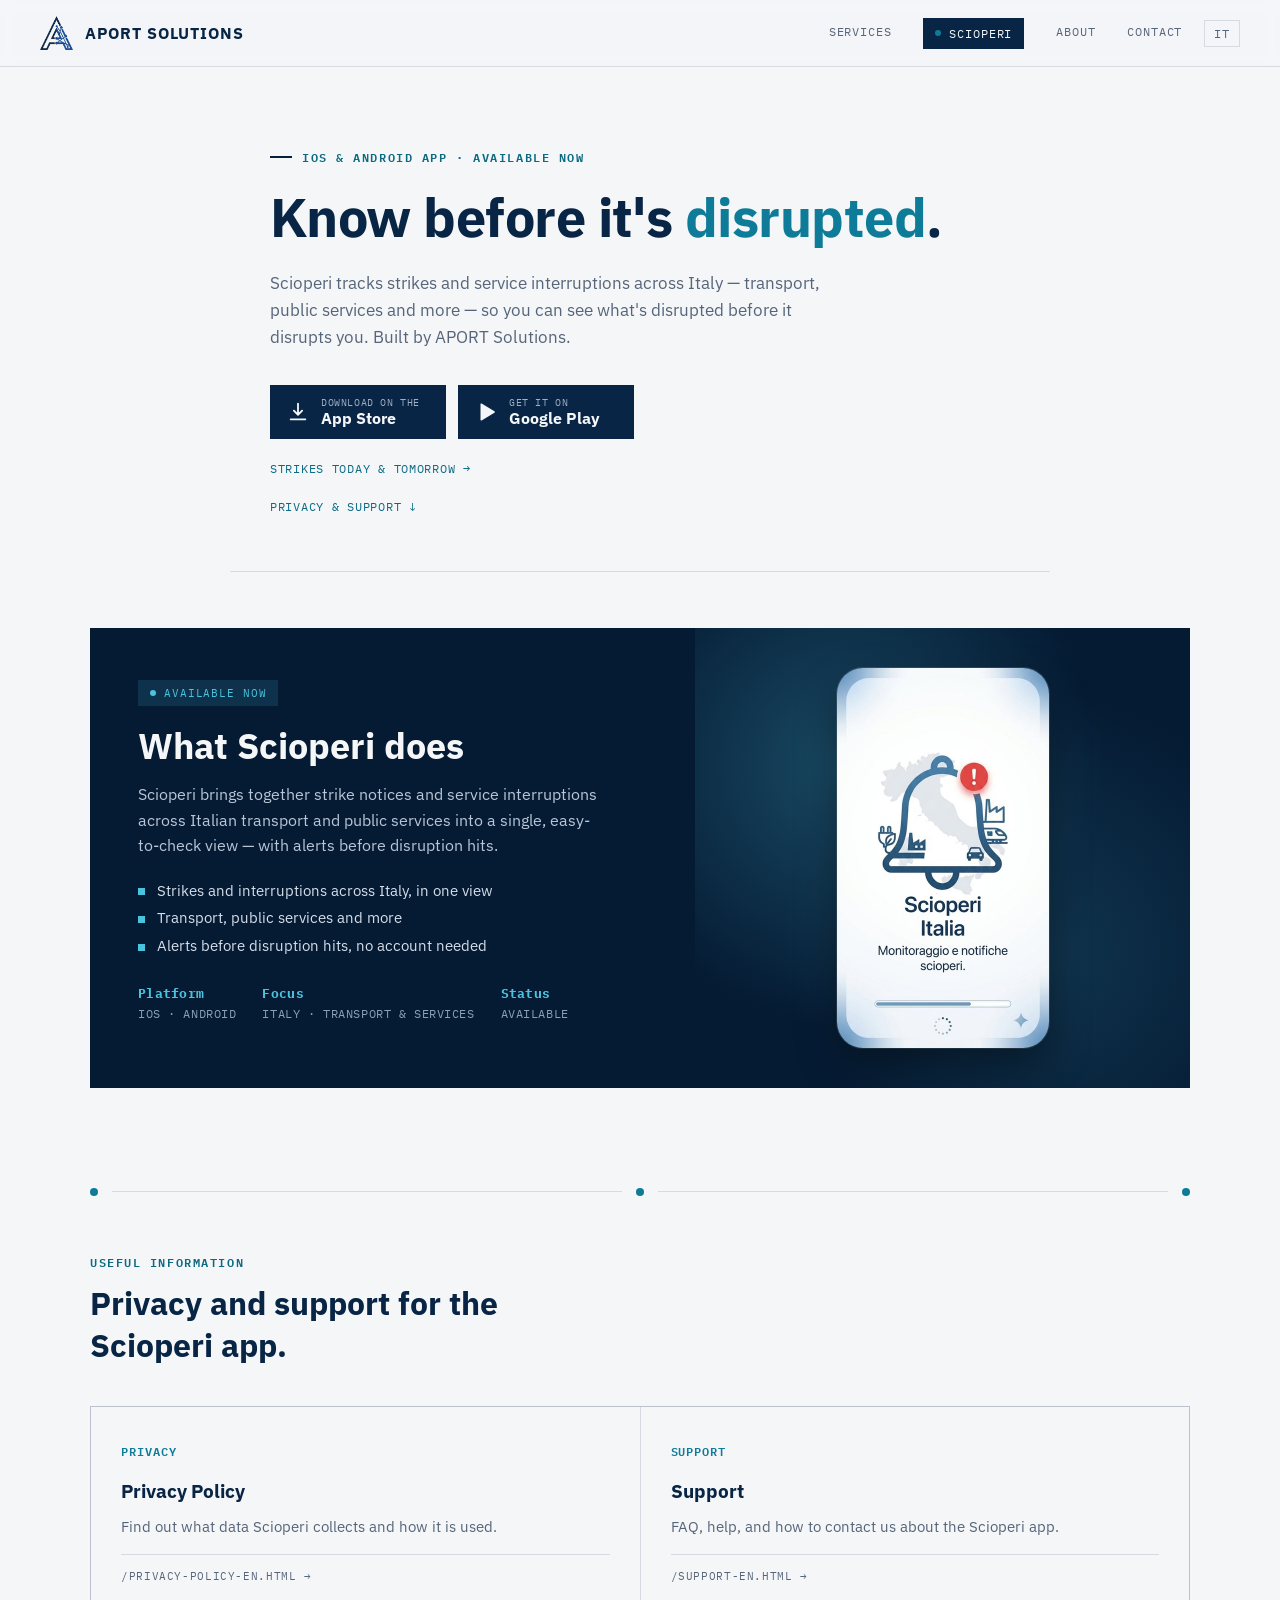
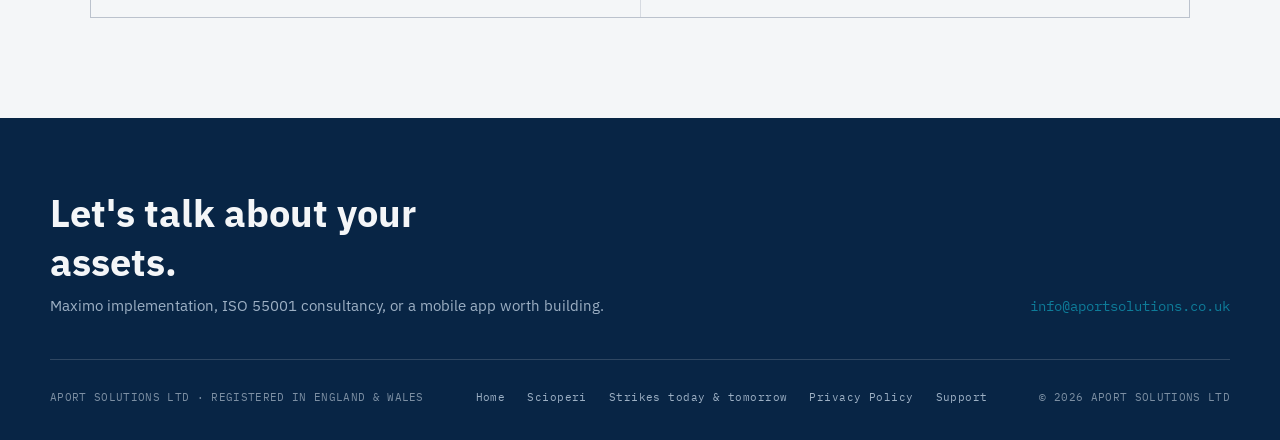
<file: scioperi-en.html>
<!DOCTYPE html>
<html lang="en">
<head>
<meta charset="UTF-8">
<meta name="viewport" content="width=device-width, initial-scale=1.0">
<title>Scioperi — Strike and disruption alerts for Italy | APORT Solutions</title>
<meta name="description" content="Scioperi tracks strikes and service interruptions across Italy, with alerts before disruption hits. Available on the App Store and Google Play.">
<meta name="theme-color" content="#082545">
<link rel="canonical" href="https://aportsolutions.co.uk/scioperi-en.html">
<link rel="alternate" hreflang="it" href="https://aportsolutions.co.uk/scioperi.html">
<link rel="alternate" hreflang="en" href="https://aportsolutions.co.uk/scioperi-en.html">
<link rel="alternate" hreflang="x-default" href="https://aportsolutions.co.uk/scioperi.html">
<meta property="og:type" content="website">
<meta property="og:site_name" content="APORT Solutions">
<meta property="og:title" content="Scioperi — Strike and disruption alerts for Italy | APORT Solutions">
<meta property="og:description" content="Scioperi tracks strikes and service interruptions across Italy, with alerts before disruption hits. Available on the App Store and Google Play.">
<meta property="og:url" content="https://aportsolutions.co.uk/scioperi-en.html">
<meta property="og:image" content="https://aportsolutions.co.uk/splash-scioperi.jpg">
<meta property="og:locale" content="en_GB">
<meta name="apple-itunes-app" content="app-id=6796648627">
<link rel="icon" type="image/png" href="assets/favicon.png">
<link rel="apple-touch-icon" href="assets/apple-touch-icon.png">
<link rel="preconnect" href="https://fonts.googleapis.com">
<link rel="preconnect" href="https://fonts.gstatic.com" crossorigin>
<link href="https://fonts.googleapis.com/css2?family=IBM+Plex+Sans:wght@400;500;600;700&family=IBM+Plex+Mono:wght@400;500;600&display=swap" rel="stylesheet">
<link rel="stylesheet" href="styles.css">
<script src="site.js" defer></script>
</head>
<body>
<a class="skip" href="#main">Skip to content</a>
<header class="topbar">
  <a class="brand" href="index.html">
    <img src="assets/logo-mark.png" width="115" height="120" alt="">
    <span class="brand-name">APORT SOLUTIONS</span>
  </a>
  <div class="header-right">
    <nav class="links" id="site-nav" aria-label="Main">
    <a href="index.html#services">Services</a>
    <a href="scioperi-en.html" class="nav-app current" aria-current="page">Scioperi</a>
    <a href="index.html#about">About</a>
    <a href="#contact">Contact</a>
    </nav>
    <a class="lang" href="scioperi.html" hreflang="it" lang="it" title="Italiano">IT</a>
    <button class="menu-btn" type="button" aria-expanded="false" aria-controls="site-nav" aria-label="Menu"><span></span></button>
  </div>
</header>

<main id="main">
<section class="hero narrow">
  <div>
    <div class="eyebrow">iOS &amp; Android App &middot; Available now</div>
    <h1 class="hero-title">Know before it's <span class="accent">disrupted</span>.</h1>
    <p class="hero-sub">Scioperi tracks strikes and service interruptions across Italy &mdash; transport, public services and more &mdash; so you can see what's disrupted before it disrupts you. Built by APORT Solutions.</p>
    <div class="stores on-light">
        <a class="store" href="https://apps.apple.com/it/app/scioperi-italia/id6796648627" target="_blank" rel="noopener">
          <svg viewBox="0 0 24 24" fill="none" stroke="currentColor" stroke-width="2" stroke-linecap="round" stroke-linejoin="round" aria-hidden="true"><path d="M12 3v12m0 0l-4.5-4.5M12 15l4.5-4.5M4 20h16"/></svg>
          <span><small>Download on the</small><strong>App Store</strong></span>
        </a>
        <a class="store" href="https://play.google.com/store/apps/details?id=com.aportsolutions.scioperi" target="_blank" rel="noopener">
          <svg viewBox="0 0 24 24" fill="currentColor" aria-hidden="true"><path d="M6 3.5v17a.8.8 0 001.2.7l14-8.5a.8.8 0 000-1.4l-14-8.5A.8.8 0 006 3.5z"/></svg>
          <span><small>Get it on</small><strong>Google Play</strong></span>
        </a>
      </div>
    <a class="link-quiet dark" href="scioperi-oggi-en.html">Strikes today &amp; tomorrow &rarr;</a>
    <br><a class="link-quiet dark" href="#app-review">Privacy &amp; support &darr;</a>
  </div>
</section>

<section class="scioperi-feature page-top">
  <div class="scioperi-panel">
    <div class="scioperi-copy">
      <div class="badge"><span class="dot"></span>Available now</div>
      <h2>What Scioperi does</h2>
      <p>Scioperi brings together strike notices and service interruptions across Italian transport and public services into a single, easy-to-check view &mdash; with alerts before disruption hits.</p>
      <ul class="feature-points"><li>Strikes and interruptions across Italy, in one view</li><li>Transport, public services and more</li><li>Alerts before disruption hits, no account needed</li></ul>
      <div class="scioperi-meta"><div><b>Platform</b>iOS &middot; Android</div><div><b>Focus</b>Italy &middot; Transport &amp; Services</div><div><b>Status</b>Available</div></div>
    </div>
    <div class="scioperi-visual">
      <img src="splash-scioperi.jpg" width="424" height="760" alt="Scioperi Italia app splash screen: notification bell over a map of Italy" loading="lazy">
    </div>
  </div>
</section>

<div class="connector">
  <span class="node"></span><span class="wire"></span><span class="node"></span><span class="wire"></span><span class="node"></span>
</div>

<section class="services" id="app-review">
  <div class="section-label">Useful information</div>
  <h2 class="section-title">Privacy and support for the Scioperi app.</h2>
  <div class="svc-grid cols-2">
    <a class="svc-card" href="privacy-policy-en.html">
      <div>
        <div class="svc-code">PRIVACY</div>
        <h3>Privacy Policy</h3>
        <p>Find out what data Scioperi collects and how it is used.</p>
        <div class="svc-tag">/privacy-policy-en.html &rarr;</div>
      </div>
    </a>
    <a class="svc-card" href="support-en.html">
      <div>
        <div class="svc-code">SUPPORT</div>
        <h3>Support</h3>
        <p>FAQ, help, and how to contact us about the Scioperi app.</p>
        <div class="svc-tag">/support-en.html &rarr;</div>
      </div>
    </a>
  </div>
</section>
</main>

<footer id="contact">
  <div class="footer-inner">
    <div class="footer-cta">
      <div>
        <h2>Let's talk about your assets.</h2>
        <p>Maximo implementation, ISO 55001 consultancy, or a mobile app worth building.</p>
      </div>
      <div class="footer-contact">
        <div><a href="mailto:info@aportsolutions.co.uk">info@aportsolutions.co.uk</a></div>
      </div>
    </div>
    <div class="footer-meta">
      <div>APORT SOLUTIONS LTD &middot; REGISTERED IN ENGLAND &amp; WALES</div>
      <div class="footer-links">
        <a href="index.html">Home</a>
        <a href="scioperi-en.html">Scioperi</a>
        <a href="scioperi-oggi-en.html">Strikes today &amp; tomorrow</a>
        <a href="privacy-policy-en.html">Privacy Policy</a>
        <a href="support-en.html">Support</a>
      </div>
      <div>&copy; 2026 APORT SOLUTIONS LTD</div>
    </div>
  </div>
</footer>
</body>
</html>
</file>
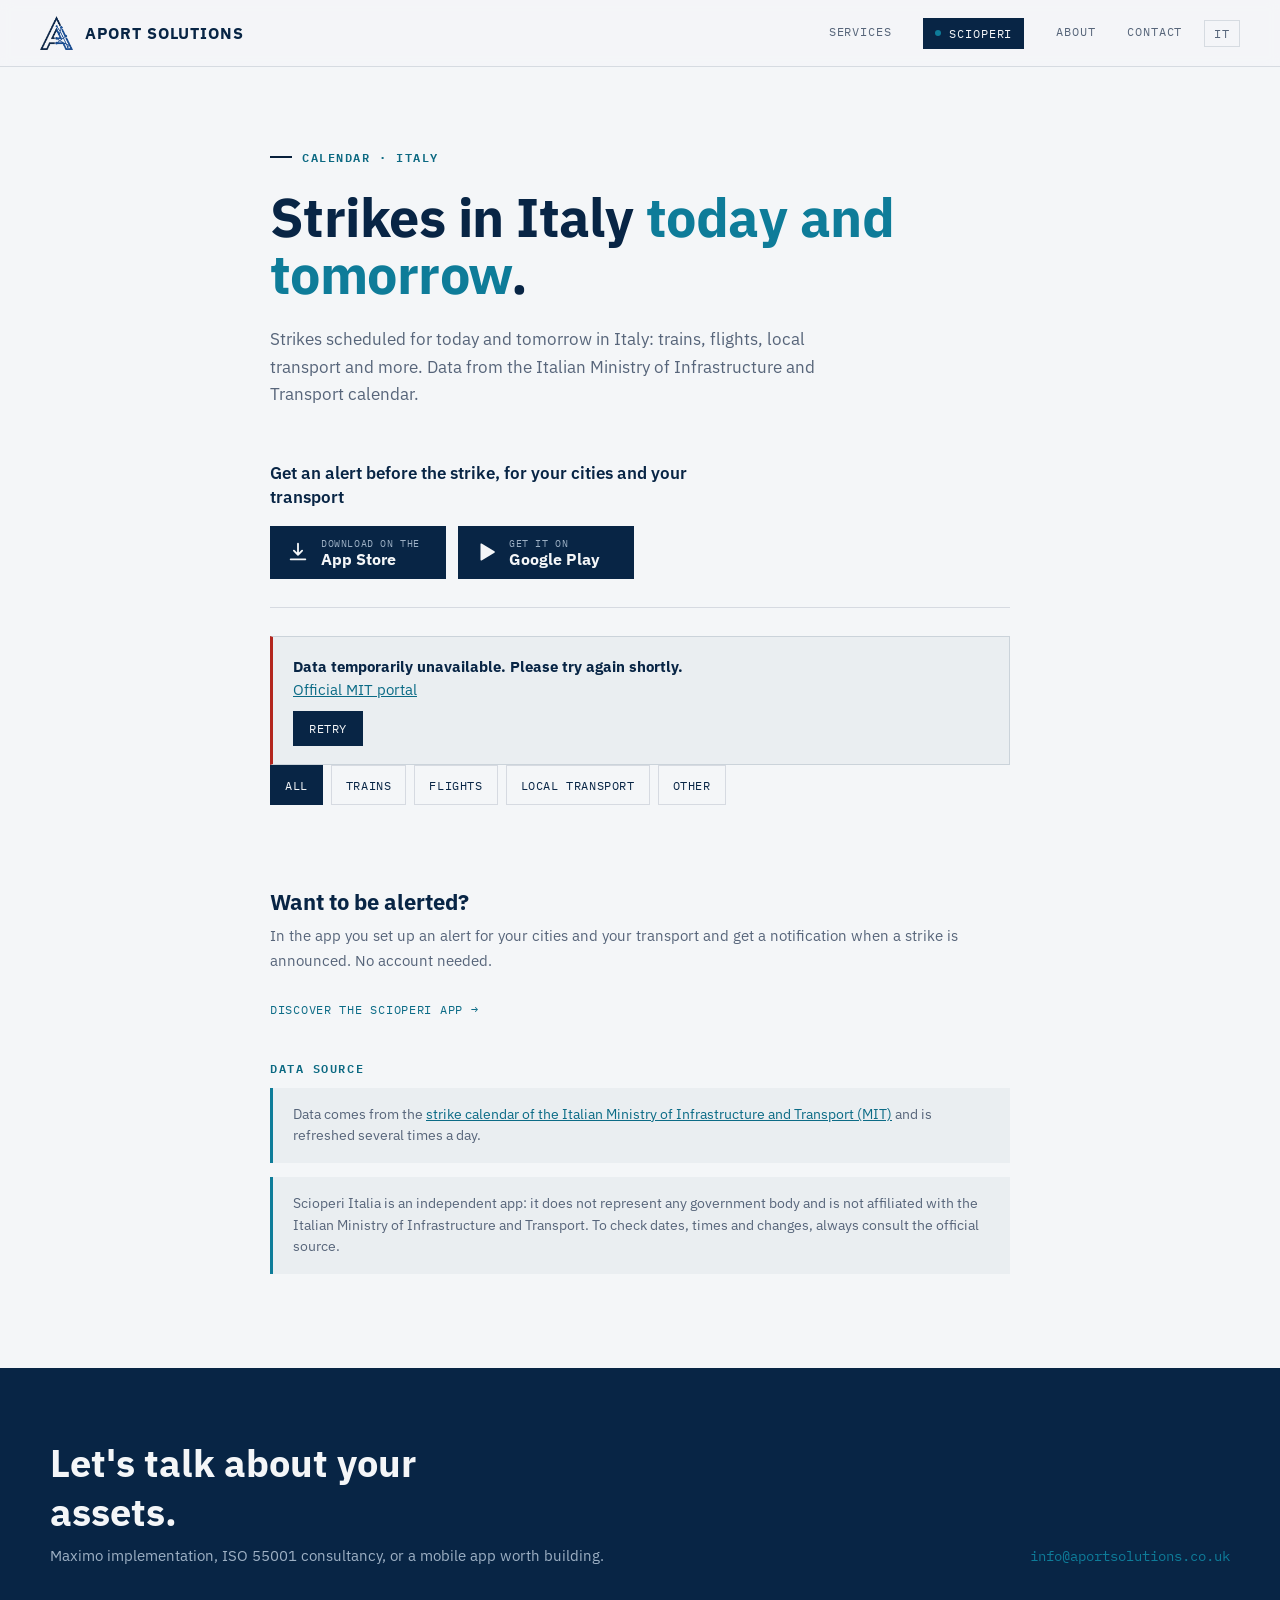
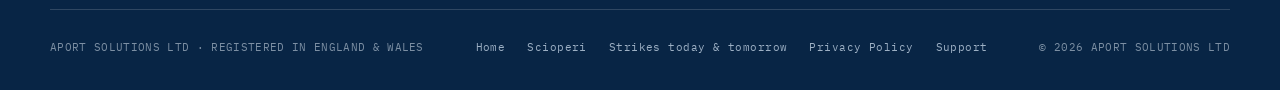
<file: scioperi-oggi-en.html>
<!DOCTYPE html>
<html lang="en">
<head>
<meta charset="UTF-8">
<meta name="viewport" content="width=device-width, initial-scale=1.0">
<title>Strikes in Italy today and tomorrow: trains, flights, local transport | APORT Solutions</title>
<meta name="description" content="Strikes in Italy today and tomorrow: trains, flights and local transport. List from the Italian Ministry's strike calendar, plus free alerts with the Scioperi Italia app.">
<meta name="theme-color" content="#082545">
<link rel="canonical" href="https://aportsolutions.co.uk/scioperi-oggi-en.html">
<link rel="alternate" hreflang="it" href="https://aportsolutions.co.uk/scioperi-oggi.html">
<link rel="alternate" hreflang="en" href="https://aportsolutions.co.uk/scioperi-oggi-en.html">
<link rel="alternate" hreflang="x-default" href="https://aportsolutions.co.uk/scioperi-oggi.html">
<meta property="og:type" content="website">
<meta property="og:site_name" content="APORT Solutions">
<meta property="og:title" content="Strikes in Italy today and tomorrow: trains, flights, local transport | APORT Solutions">
<meta property="og:description" content="Strikes in Italy today and tomorrow: trains, flights and local transport. List from the Italian Ministry's strike calendar, plus free alerts with the Scioperi Italia app.">
<meta property="og:url" content="https://aportsolutions.co.uk/scioperi-oggi-en.html">
<meta property="og:image" content="https://aportsolutions.co.uk/splash-scioperi.jpg">
<meta property="og:locale" content="en_GB">
<meta name="apple-itunes-app" content="app-id=6796648627">
<link rel="icon" type="image/png" href="assets/favicon.png">
<link rel="apple-touch-icon" href="assets/apple-touch-icon.png">
<link rel="preconnect" href="https://fonts.googleapis.com">
<link rel="preconnect" href="https://fonts.gstatic.com" crossorigin>
<link href="https://fonts.googleapis.com/css2?family=IBM+Plex+Sans:wght@400;500;600;700&family=IBM+Plex+Mono:wght@400;500;600&display=swap" rel="stylesheet">
<link rel="stylesheet" href="styles.css">
<style>
  .oggi{max-width:820px; margin:0 auto; padding:0 40px 56px;}
  .oggi-top{border-bottom:1px solid var(--line); padding-bottom:28px; margin-bottom:28px;}
  .oggi-top p.funnel{font-size:17px; font-weight:600; margin:0 0 16px; max-width:46ch; line-height:1.4;}
  .filters{display:flex; flex-wrap:wrap; gap:8px; margin:0 0 26px; padding:0; border:0;}
  .filters legend{position:absolute; left:-9999px;}
  .fbtn{font-family:'IBM Plex Mono',monospace; font-size:12px; letter-spacing:0.05em; text-transform:uppercase; background:transparent; color:var(--navy); border:1px solid var(--line); padding:9px 14px; cursor:pointer; min-height:40px;}
  .fbtn:hover{border-color:var(--navy);}
  .fbtn[aria-pressed="true"]{background:var(--navy); color:var(--paper); border-color:var(--navy);}
  .day{margin:0 0 38px;}
  .day h2{font-size:clamp(22px,3vw,28px); margin:0 0 4px; font-weight:700; display:flex; align-items:baseline; gap:12px; flex-wrap:wrap;}
  .day h2 small{font-family:'IBM Plex Mono',monospace; font-size:12px; font-weight:500; color:var(--steel); letter-spacing:0.05em; text-transform:uppercase;}
  .updated{font-family:'IBM Plex Mono',monospace; font-size:12px; color:var(--steel); margin:0 0 18px;}
  .day .count{font-family:'IBM Plex Mono',monospace; font-size:12px; color:var(--steel); margin:0 0 14px; min-height:1.2em;}
  .cards{list-style:none; margin:0; padding:0; display:grid; gap:1px; background:var(--line); border:1px solid var(--line);}
  .cards:empty{display:none;}
  .card{background:var(--paper); padding:18px 20px;}
  .card-head{display:flex; flex-wrap:wrap; gap:8px 12px; align-items:center; margin-bottom:8px;}
  .tag{font-family:'IBM Plex Mono',monospace; font-size:11px; letter-spacing:0.06em; text-transform:uppercase; background:var(--navy); color:var(--paper); padding:3px 8px; font-weight:600;}
  .tag.treni{background:var(--cyan-dark);} .tag.aerei{background:var(--navy);} .tag.locale{background:#2f6f4e;} .tag.altro{background:var(--steel);}
  .when{font-family:'IBM Plex Mono',monospace; font-size:13px; font-weight:600;}
  .where{font-size:15px; font-weight:600; margin:0 0 6px;}
  .meta{margin:0; font-size:13.5px; line-height:1.55; color:var(--steel);}
  .meta b{color:var(--navy); font-weight:600;}
  .state{border:1px solid var(--line); background:var(--panel); padding:18px 20px; font-size:14.5px; line-height:1.6; color:var(--steel);}
  .state.err{border-left:3px solid #b3261e; color:var(--navy);}
  .state a{color:var(--cyan-dark);}
  .state button{font-family:'IBM Plex Mono',monospace; font-size:12px; letter-spacing:0.05em; text-transform:uppercase; background:var(--navy); color:var(--paper); border:0; padding:10px 16px; margin:10px 12px 0 0; cursor:pointer;}
  .empty{border:1px dashed var(--line); padding:18px 20px; font-size:14.5px; color:var(--steel); line-height:1.6;}
  .empty b{color:var(--navy);}
  .empty a{color:var(--cyan-dark);}
  .spinner{display:inline-block; width:14px; height:14px; border:2px solid var(--line); border-top-color:var(--cyan); border-radius:50%; vertical-align:-2px; margin-right:10px; animation:spin .8s linear infinite;}
  @keyframes spin{to{transform:rotate(360deg);}}
  @media (prefers-reduced-motion: reduce){ .spinner{animation:none;} }
  .infobox{max-width:820px; margin:0 auto; padding:0 40px 80px;}
  .infobox .note-box{margin:0 0 14px;}
  .infobox a{color:var(--cyan-dark);}
  .more{max-width:820px; margin:0 auto; padding:0 40px 40px;}
  .more h2{font-size:22px; margin:0 0 8px;}
  .more p{font-size:15px; line-height:1.65; color:var(--steel); margin:0 0 6px;}
  noscript .state{margin:0 0 30px;}
  @media (max-width:640px){
    .oggi,.infobox,.more{padding-left:20px; padding-right:20px;}
    .card{padding:16px;}
  }
</style>
<script src="site.js" defer></script>
</head>
<body>
<a class="skip" href="#main">Skip to content</a>
<header class="topbar">
  <a class="brand" href="index.html">
    <img src="assets/logo-mark.png" width="115" height="120" alt="">
    <span class="brand-name">APORT SOLUTIONS</span>
  </a>
  <div class="header-right">
    <nav class="links" id="site-nav" aria-label="Main">
    <a href="index.html#services">Services</a>
    <a href="scioperi-en.html" class="nav-app current" aria-current="page">Scioperi</a>
    <a href="index.html#about">About</a>
    <a href="#contact">Contact</a>
    </nav>
    <a class="lang" href="scioperi-oggi.html" hreflang="it" lang="it" title="Italiano">IT</a>
    <button class="menu-btn" type="button" aria-expanded="false" aria-controls="site-nav" aria-label="Menu"><span></span></button>
  </div>
</header>

<main id="main">
<section class="hero narrow doc-hero">
  <div>
    <div class="eyebrow">Calendar &middot; Italy</div>
    <h1 class="hero-title">Strikes in Italy <span class="accent">today and tomorrow</span>.</h1>
    <p class="hero-sub">Strikes scheduled for today and tomorrow in Italy: trains, flights, local transport and more. Data from the Italian Ministry of Infrastructure and Transport calendar.</p>
  </div>
</section>

<div class="oggi">
  <div class="oggi-top">
    <p class="funnel">Get an alert before the strike, for your cities and your transport</p>
    <div class="stores on-light">
        <a class="store" href="https://apps.apple.com/it/app/scioperi-italia/id6796648627" target="_blank" rel="noopener">
          <svg viewBox="0 0 24 24" fill="none" stroke="currentColor" stroke-width="2" stroke-linecap="round" stroke-linejoin="round" aria-hidden="true"><path d="M12 3v12m0 0l-4.5-4.5M12 15l4.5-4.5M4 20h16"/></svg>
          <span><small>Download on the</small><strong>App Store</strong></span>
        </a>
        <a class="store" href="https://play.google.com/store/apps/details?id=com.aportsolutions.scioperi" target="_blank" rel="noopener">
          <svg viewBox="0 0 24 24" fill="currentColor" aria-hidden="true"><path d="M6 3.5v17a.8.8 0 001.2.7l14-8.5a.8.8 0 000-1.4l-14-8.5A.8.8 0 006 3.5z"/></svg>
          <span><small>Get it on</small><strong>Google Play</strong></span>
        </a>
    </div>
  </div>

  <noscript>
    <div class="state err">JavaScript is turned off, so the list can't be loaded. See the strikes in the <a href="https://apps.apple.com/it/app/scioperi-italia/id6796648627">Scioperi Italia app</a> (<a href="https://apps.apple.com/it/app/scioperi-italia/id6796648627">App Store</a> · <a href="https://play.google.com/store/apps/details?id=com.aportsolutions.scioperi">Google Play</a>) or on the <a href="https://scioperi.mit.gov.it/mit2/public/scioperi">official MIT portal</a>.</div>
  </noscript>

  <div id="status" class="state" role="status" aria-live="polite"><span class="spinner"></span>Loading strikes…</div>

  <p class="updated" id="updated" hidden></p>

  <fieldset class="filters" id="filters" hidden>
    <legend>Filter by sector</legend>
    <button type="button" class="fbtn" data-f="all" aria-pressed="true">All</button>
    <button type="button" class="fbtn" data-f="treni" aria-pressed="false">Trains</button>
    <button type="button" class="fbtn" data-f="aerei" aria-pressed="false">Flights</button>
    <button type="button" class="fbtn" data-f="locale" aria-pressed="false">Local transport</button>
    <button type="button" class="fbtn" data-f="altro" aria-pressed="false">Other</button>
  </fieldset>

  <div id="days" hidden>
    <section class="day" aria-labelledby="h-today">
      <h2 id="h-today">Today <small id="h-today-date"></small></h2>
      <p class="count" id="count-today"></p>
      <ul class="cards" id="list-today"></ul>
      <div class="empty" id="empty-today" hidden><b class="msg"></b><br>Full list in the app: <a href="https://apps.apple.com/it/app/scioperi-italia/id6796648627" target="_blank" rel="noopener">App Store</a> &middot; <a href="https://play.google.com/store/apps/details?id=com.aportsolutions.scioperi" target="_blank" rel="noopener">Google Play</a></div>
    </section>
    <section class="day" aria-labelledby="h-tomorrow">
      <h2 id="h-tomorrow">Tomorrow <small id="h-tomorrow-date"></small></h2>
      <p class="count" id="count-tomorrow"></p>
      <ul class="cards" id="list-tomorrow"></ul>
      <div class="empty" id="empty-tomorrow" hidden><b class="msg"></b><br>Full list in the app: <a href="https://apps.apple.com/it/app/scioperi-italia/id6796648627" target="_blank" rel="noopener">App Store</a> &middot; <a href="https://play.google.com/store/apps/details?id=com.aportsolutions.scioperi" target="_blank" rel="noopener">Google Play</a></div>
    </section>
  </div>
</div>

<section class="more">
  <h2>Want to be alerted?</h2>
  <p>In the app you set up an alert for your cities and your transport and get a notification when a strike is announced. No account needed.</p>
  <a class="link-quiet dark" href="scioperi-en.html">Discover the Scioperi app &rarr;</a>
</section>

<section class="infobox" aria-labelledby="info-h">
  <div class="section-label" id="info-h">Data source</div>
  <div class="note-box">Data comes from the <a href="https://scioperi.mit.gov.it/mit2/public/scioperi" target="_blank" rel="noopener">strike calendar of the Italian Ministry of Infrastructure and Transport (MIT)</a> and is refreshed several times a day.</div>
  <div class="note-box">Scioperi Italia is an independent app: it does not represent any government body and is not affiliated with the Italian Ministry of Infrastructure and Transport. To check dates, times and changes, always consult the official source.</div>
</section>
</main>

<footer id="contact">
  <div class="footer-inner">
    <div class="footer-cta">
      <div>
        <h2>Let's talk about your assets.</h2>
        <p>Maximo implementation, ISO 55001 consultancy, or a mobile app worth building.</p>
      </div>
      <div class="footer-contact">
        <div><a href="mailto:info@aportsolutions.co.uk">info@aportsolutions.co.uk</a></div>
      </div>
    </div>
    <div class="footer-meta">
      <div>APORT SOLUTIONS LTD &middot; REGISTERED IN ENGLAND &amp; WALES</div>
      <div class="footer-links">
        <a href="index.html">Home</a>
        <a href="scioperi-en.html">Scioperi</a>
        <a href="scioperi-oggi-en.html">Strikes today &amp; tomorrow</a>
        <a href="privacy-policy-en.html">Privacy Policy</a>
        <a href="support-en.html">Support</a>
      </div>
      <div>&copy; 2026 APORT SOLUTIONS LTD</div>
    </div>
  </div>
</footer>
<script>
(function(){
  var API = "https://scioperi-backend.onrender.com/scioperi";
  var TIMEOUT_MS = 15000;
  var MONTHS = "Jan,Feb,Mar,Apr,May,Jun,Jul,Aug,Sep,Oct,Nov,Dec".split(","), DAYS = "Sun,Mon,Tue,Wed,Thu,Fri,Sat".split(",");
  var T = {"updated": "Data last updated: ", "h_from": "from", "h_to": "to", "full_day": "All day", "nationwide": "Nationwide", "label_cat": "Category", "label_union": "Unions", "label_time": "Time", "n_one": "strike", "n_many": "strikes", "empty": "No strikes scheduled", "empty_filter": "No strikes scheduled for this sector", "loading": "Loading strikes…", "warming": "The server is starting up, this can take up to a minute…", "error": "Data temporarily unavailable. Please try again shortly.", "error_link": "Official MIT portal", "retry": "Retry", "mit": "https://scioperi.mit.gov.it/mit2/public/scioperi"};
  var all = [], filter = "all", dayKeys = {today:null, tomorrow:null};

  function el(id){ return document.getElementById(id); }
  function make(tag, cls, text){ var n=document.createElement(tag); if(cls) n.className=cls; if(text!=null) n.textContent=text; return n; }

  // Dates are computed for Europe/Rome, not the visitor's timezone.
  function romeToday(){
    var p = new Intl.DateTimeFormat("en-CA",{timeZone:"Europe/Rome",year:"numeric",month:"2-digit",day:"2-digit"}).format(new Date());
    return p; // YYYY-MM-DD
  }
  function addDays(iso, n){
    var a=iso.split("-"), d=new Date(Date.UTC(+a[0],+a[1]-1,+a[2]+n));
    return d.toISOString().slice(0,10);
  }
  function pretty(iso){
    var a=iso.split("-"), d=new Date(Date.UTC(+a[0],+a[1]-1,+a[2]));
    return DAYS[d.getUTCDay()]+" "+(+a[2])+" "+MONTHS[+a[1]-1]+" "+a[0];
  }
  function short(iso){ var a=iso.split("-"); return a[2]+"/"+a[1]; }

  function sectorKey(s){
    var x=(s||"").toLowerCase();
    if(/ferrov|treni|treno|rail/.test(x)) return "treni";
    if(/aere|volo|voli|aero|air/.test(x)) return "aerei";
    if(/locale|tpl|urban|autobus|metro|tram|bus/.test(x)) return "locale";
    return "altro";
  }

  function timeText(s){
    if(s.ora_inizio && s.ora_fine && s.fascia_oraria!=="giornata_intera_assunta"){
      return T.h_from+" "+s.ora_inizio+" "+T.h_to+" "+s.ora_fine+(s.fascia_oraria==="turni_spezzati"?" *":"");
    }
    if(s.fascia_oraria==="giornata_intera_assunta") return T.full_day;
    return "";
  }

  function card(s, dayIso){
    var li=make("li","card"), key=sectorKey(s.settore);
    var head=make("div","card-head");
    head.appendChild(make("span","tag "+key, s.settore||"—"));
    var when = timeText(s);
    if(when) head.appendChild(make("span","when",when));
    if(s.inizio_data!==s.fine_data) head.appendChild(make("span","when",short(s.inizio_data)+" → "+short(s.fine_data)));
    li.appendChild(head);

    var loc;
    if(!s.regione || s.regione==="Italia") loc=T.nationwide;
    else loc=(s.provincia && s.provincia!=="Tutte") ? s.provincia+" ("+s.regione+")" : s.regione;
    li.appendChild(make("p","where",loc));

    var m=make("p","meta");
    function line(label,val){
      if(!val) return;
      var b=make("b",null,label+": "); m.appendChild(b); m.appendChild(document.createTextNode(val)); m.appendChild(document.createElement("br"));
    }
    line(T.label_cat, s.categoria);
    line(T.label_union, s.sindacati);
    if(!timeText(s)) line(T.label_time, (s.modalita_originale||"").slice(0,200));
    li.appendChild(m);
    return li;
  }

  function covers(s, iso){ return s.inizio_data<=iso && s.fine_data>=iso; }
  function byTime(a,b){ return (a.ora_inizio||"99:99").localeCompare(b.ora_inizio||"99:99"); }

  function renderDay(name, iso){
    var list=el("list-"+name), count=el("count-"+name), empty=el("empty-"+name);
    var day=all.filter(function(s){return covers(s,iso);}).sort(byTime);
    var shown=day.filter(function(s){return filter==="all"||sectorKey(s.settore)===filter;});
    list.textContent="";
    shown.forEach(function(s){ list.appendChild(card(s,iso)); });
    count.textContent = shown.length+" "+(shown.length===1?T.n_one:T.n_many);
    empty.hidden = shown.length>0;
    empty.querySelector(".msg").textContent = (filter!=="all" && day.length>0)? T.empty_filter : T.empty;
  }

  function renderAll(){
    renderDay("today", dayKeys.today);
    renderDay("tomorrow", dayKeys.tomorrow);
  }

  function setStatus(kind, html){
    var st=el("status");
    st.textContent="";
    if(!kind){ st.hidden=true; return; }
    st.hidden=false;
    st.className="state"+(kind==="err"?" err":"");
    if(kind==="loading"){
      st.appendChild(make("span","spinner")); st.appendChild(document.createTextNode(html));
    } else if(kind==="err"){
      st.appendChild(make("strong",null,T.error)); st.appendChild(document.createElement("br"));
      var a=make("a",null,T.error_link); a.href=T.mit; a.target="_blank"; a.rel="noopener"; st.appendChild(a);
      st.appendChild(document.createElement("br"));
      var b=make("button",null,T.retry); b.type="button"; b.addEventListener("click",load); st.appendChild(b);
    }
  }

  // Optional: shows when the backend last refreshed. Silently skipped on any failure.
  function loadUpdated(){
    var p=el("updated"); p.hidden=true;
    fetch(API+"/ultimo-aggiornamento",{headers:{"Accept":"application/json"}})
      .then(function(r){ if(!r.ok) throw 0; return r.json(); })
      .then(function(j){
        var d=j&&j.last_success_at?new Date(j.last_success_at):null;
        if(!d||isNaN(d)) return;
        p.textContent=T.updated+new Intl.DateTimeFormat("en-GB",{timeZone:"Europe/Rome",day:"numeric",month:"short",year:"numeric",hour:"2-digit",minute:"2-digit"}).format(d);
        p.hidden=false;
      })
      .catch(function(){});
  }

  function showDays(on){ el("days").hidden=!on; el("filters").hidden=!on; }

  var seq=0;
  function load(){
    var mine=++seq;
    var today=romeToday(); dayKeys.today=today; dayKeys.tomorrow=addDays(today,1);
    el("h-today-date").textContent=pretty(dayKeys.today);
    el("h-tomorrow-date").textContent=pretty(dayKeys.tomorrow);
    showDays(false);
    setStatus("loading", T.loading);
    var warm=setTimeout(function(){ if(mine===seq) setStatus("loading", T.warming); }, 4000);
    var ctl=new AbortController();
    var to=setTimeout(function(){ ctl.abort(); }, TIMEOUT_MS);
    fetch(API+"?da="+dayKeys.today+"&a="+dayKeys.tomorrow,{signal:ctl.signal,headers:{"Accept":"application/json"}})
      .then(function(r){ if(!r.ok) throw new Error("HTTP "+r.status); return r.json(); })
      .then(function(data){
        if(mine!==seq) return;
        if(!Array.isArray(data)) throw new Error("bad payload");
        all=data; setStatus(null); showDays(true); renderAll(); loadUpdated();
      })
      .catch(function(){ if(mine!==seq) return; setStatus("err"); })
      .then(function(){ clearTimeout(warm); clearTimeout(to); });
  }

  var fb=el("filters");
  fb.addEventListener("click",function(e){
    var b=e.target.closest("button[data-f]"); if(!b) return;
    filter=b.getAttribute("data-f");
    Array.prototype.forEach.call(fb.querySelectorAll("button"),function(x){ x.setAttribute("aria-pressed", x===b?"true":"false"); });
    renderAll();
  });

  load();
})();
</script>
</body>
</html>
</file>
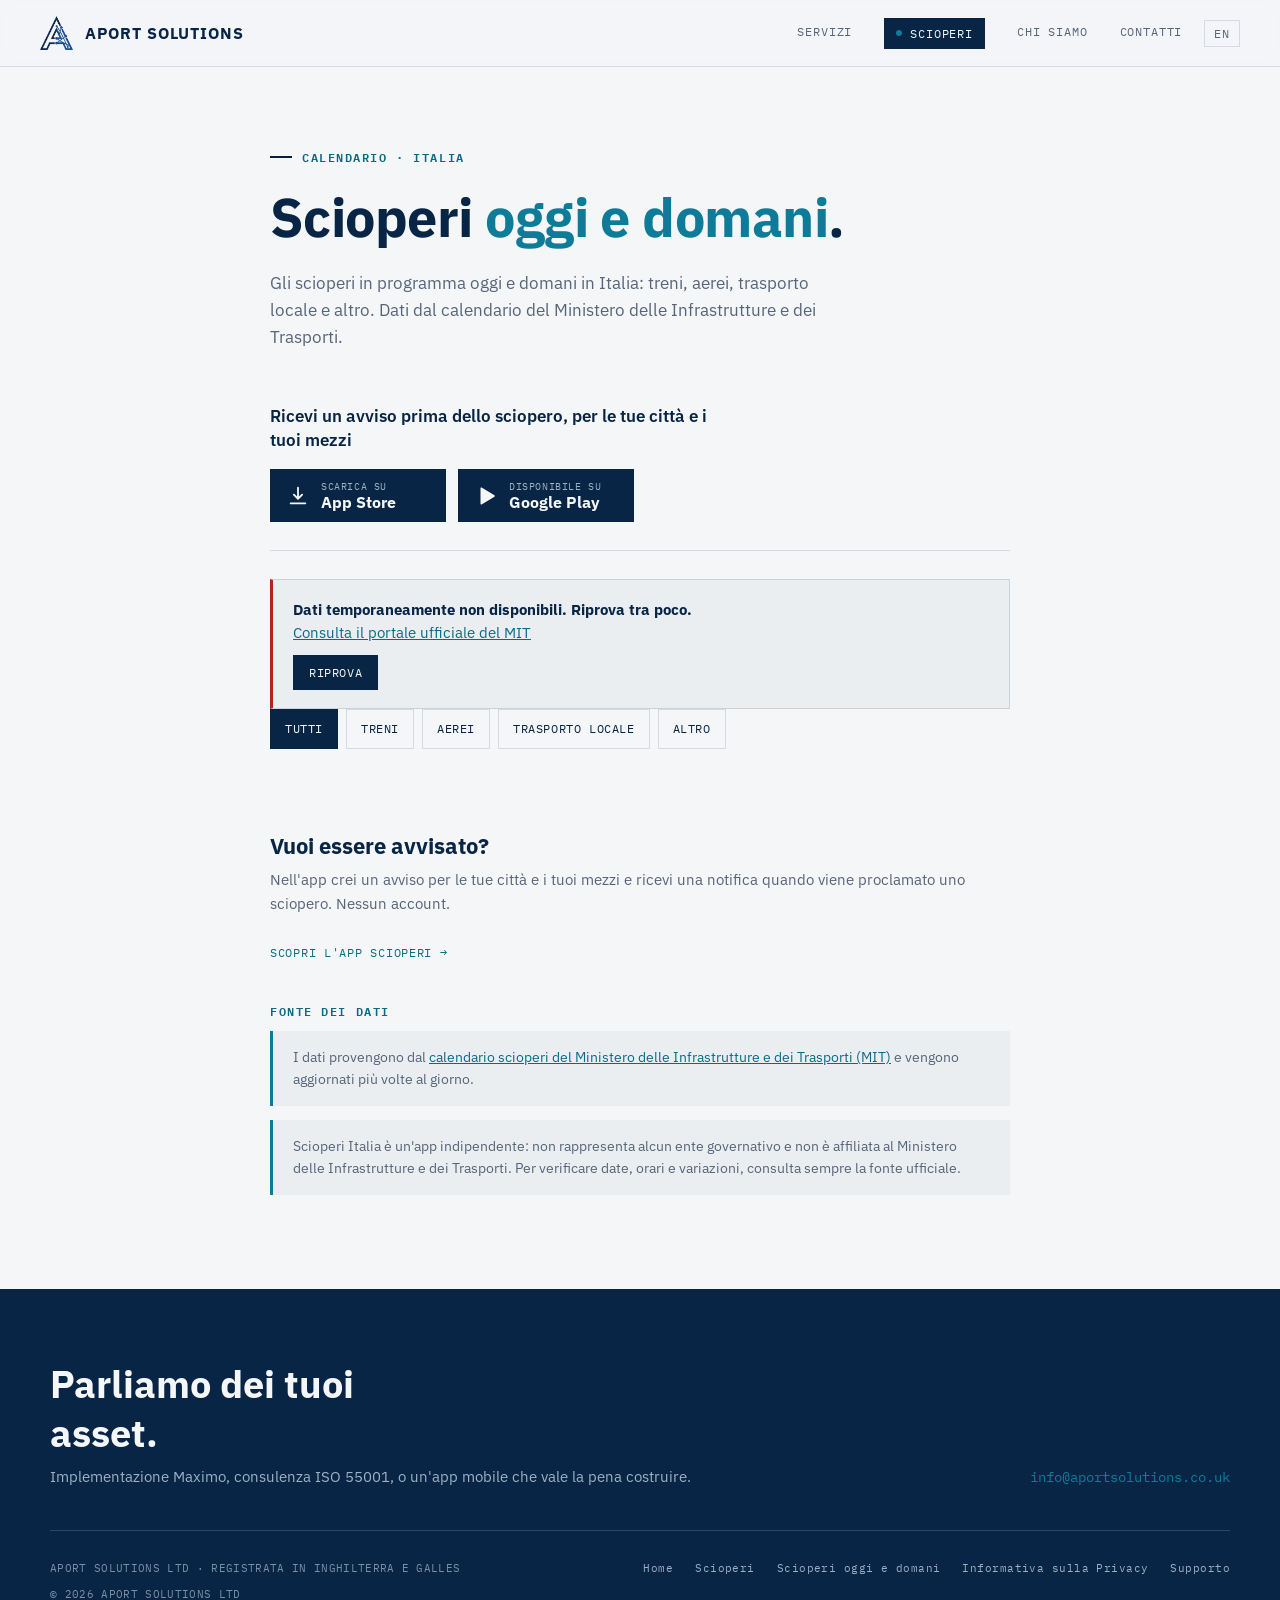
<file: scioperi-oggi.html>
<!DOCTYPE html>
<html lang="it">
<head>
<meta charset="UTF-8">
<meta name="viewport" content="width=device-width, initial-scale=1.0">
<title>Scioperi oggi e domani in Italia: treni, aerei, trasporto locale | APORT Solutions</title>
<meta name="description" content="Scioperi oggi e domani in Italia: treni, aerei, trasporto locale. Elenco aggiornato dal calendario del MIT e avvisi gratuiti con l'app Scioperi Italia.">
<meta name="theme-color" content="#082545">
<link rel="canonical" href="https://aportsolutions.co.uk/scioperi-oggi.html">
<link rel="alternate" hreflang="it" href="https://aportsolutions.co.uk/scioperi-oggi.html">
<link rel="alternate" hreflang="en" href="https://aportsolutions.co.uk/scioperi-oggi-en.html">
<link rel="alternate" hreflang="x-default" href="https://aportsolutions.co.uk/scioperi-oggi.html">
<meta property="og:type" content="website">
<meta property="og:site_name" content="APORT Solutions">
<meta property="og:title" content="Scioperi oggi e domani in Italia: treni, aerei, trasporto locale | APORT Solutions">
<meta property="og:description" content="Scioperi oggi e domani in Italia: treni, aerei, trasporto locale. Elenco aggiornato dal calendario del MIT e avvisi gratuiti con l'app Scioperi Italia.">
<meta property="og:url" content="https://aportsolutions.co.uk/scioperi-oggi.html">
<meta property="og:image" content="https://aportsolutions.co.uk/splash-scioperi.jpg">
<meta property="og:locale" content="it_IT">
<meta name="apple-itunes-app" content="app-id=6796648627">
<link rel="icon" type="image/png" href="assets/favicon.png">
<link rel="apple-touch-icon" href="assets/apple-touch-icon.png">
<link rel="preconnect" href="https://fonts.googleapis.com">
<link rel="preconnect" href="https://fonts.gstatic.com" crossorigin>
<link href="https://fonts.googleapis.com/css2?family=IBM+Plex+Sans:wght@400;500;600;700&family=IBM+Plex+Mono:wght@400;500;600&display=swap" rel="stylesheet">
<link rel="stylesheet" href="styles.css">
<style>
  .oggi{max-width:820px; margin:0 auto; padding:0 40px 56px;}
  .oggi-top{border-bottom:1px solid var(--line); padding-bottom:28px; margin-bottom:28px;}
  .oggi-top p.funnel{font-size:17px; font-weight:600; margin:0 0 16px; max-width:46ch; line-height:1.4;}
  .filters{display:flex; flex-wrap:wrap; gap:8px; margin:0 0 26px; padding:0; border:0;}
  .filters legend{position:absolute; left:-9999px;}
  .fbtn{font-family:'IBM Plex Mono',monospace; font-size:12px; letter-spacing:0.05em; text-transform:uppercase; background:transparent; color:var(--navy); border:1px solid var(--line); padding:9px 14px; cursor:pointer; min-height:40px;}
  .fbtn:hover{border-color:var(--navy);}
  .fbtn[aria-pressed="true"]{background:var(--navy); color:var(--paper); border-color:var(--navy);}
  .day{margin:0 0 38px;}
  .day h2{font-size:clamp(22px,3vw,28px); margin:0 0 4px; font-weight:700; display:flex; align-items:baseline; gap:12px; flex-wrap:wrap;}
  .day h2 small{font-family:'IBM Plex Mono',monospace; font-size:12px; font-weight:500; color:var(--steel); letter-spacing:0.05em; text-transform:uppercase;}
  .updated{font-family:'IBM Plex Mono',monospace; font-size:12px; color:var(--steel); margin:0 0 18px;}
  .day .count{font-family:'IBM Plex Mono',monospace; font-size:12px; color:var(--steel); margin:0 0 14px; min-height:1.2em;}
  .cards{list-style:none; margin:0; padding:0; display:grid; gap:1px; background:var(--line); border:1px solid var(--line);}
  .cards:empty{display:none;}
  .card{background:var(--paper); padding:18px 20px;}
  .card-head{display:flex; flex-wrap:wrap; gap:8px 12px; align-items:center; margin-bottom:8px;}
  .tag{font-family:'IBM Plex Mono',monospace; font-size:11px; letter-spacing:0.06em; text-transform:uppercase; background:var(--navy); color:var(--paper); padding:3px 8px; font-weight:600;}
  .tag.treni{background:var(--cyan-dark);} .tag.aerei{background:var(--navy);} .tag.locale{background:#2f6f4e;} .tag.altro{background:var(--steel);}
  .when{font-family:'IBM Plex Mono',monospace; font-size:13px; font-weight:600;}
  .where{font-size:15px; font-weight:600; margin:0 0 6px;}
  .meta{margin:0; font-size:13.5px; line-height:1.55; color:var(--steel);}
  .meta b{color:var(--navy); font-weight:600;}
  .state{border:1px solid var(--line); background:var(--panel); padding:18px 20px; font-size:14.5px; line-height:1.6; color:var(--steel);}
  .state.err{border-left:3px solid #b3261e; color:var(--navy);}
  .state a{color:var(--cyan-dark);}
  .state button{font-family:'IBM Plex Mono',monospace; font-size:12px; letter-spacing:0.05em; text-transform:uppercase; background:var(--navy); color:var(--paper); border:0; padding:10px 16px; margin:10px 12px 0 0; cursor:pointer;}
  .empty{border:1px dashed var(--line); padding:18px 20px; font-size:14.5px; color:var(--steel); line-height:1.6;}
  .empty b{color:var(--navy);}
  .empty a{color:var(--cyan-dark);}
  .spinner{display:inline-block; width:14px; height:14px; border:2px solid var(--line); border-top-color:var(--cyan); border-radius:50%; vertical-align:-2px; margin-right:10px; animation:spin .8s linear infinite;}
  @keyframes spin{to{transform:rotate(360deg);}}
  @media (prefers-reduced-motion: reduce){ .spinner{animation:none;} }
  .infobox{max-width:820px; margin:0 auto; padding:0 40px 80px;}
  .infobox .note-box{margin:0 0 14px;}
  .infobox a{color:var(--cyan-dark);}
  .more{max-width:820px; margin:0 auto; padding:0 40px 40px;}
  .more h2{font-size:22px; margin:0 0 8px;}
  .more p{font-size:15px; line-height:1.65; color:var(--steel); margin:0 0 6px;}
  noscript .state{margin:0 0 30px;}
  @media (max-width:640px){
    .oggi,.infobox,.more{padding-left:20px; padding-right:20px;}
    .card{padding:16px;}
  }
</style>
<script src="site.js" defer></script>
</head>
<body>
<a class="skip" href="#main">Vai al contenuto</a>
<header class="topbar">
  <a class="brand" href="index-it.html">
    <img src="assets/logo-mark.png" width="115" height="120" alt="">
    <span class="brand-name">APORT SOLUTIONS</span>
  </a>
  <div class="header-right">
    <nav class="links" id="site-nav" aria-label="Principale">
    <a href="index-it.html#services">Servizi</a>
    <a href="scioperi.html" class="nav-app current" aria-current="page">Scioperi</a>
    <a href="index-it.html#about">Chi siamo</a>
    <a href="#contact">Contatti</a>
    </nav>
    <a class="lang" href="scioperi-oggi-en.html" hreflang="en" lang="en" title="English">EN</a>
    <button class="menu-btn" type="button" aria-expanded="false" aria-controls="site-nav" aria-label="Menu"><span></span></button>
  </div>
</header>

<main id="main">
<section class="hero narrow doc-hero">
  <div>
    <div class="eyebrow">Calendario &middot; Italia</div>
    <h1 class="hero-title">Scioperi <span class="accent">oggi e domani</span>.</h1>
    <p class="hero-sub">Gli scioperi in programma oggi e domani in Italia: treni, aerei, trasporto locale e altro. Dati dal calendario del Ministero delle Infrastrutture e dei Trasporti.</p>
  </div>
</section>

<div class="oggi">
  <div class="oggi-top">
    <p class="funnel">Ricevi un avviso prima dello sciopero, per le tue città e i tuoi mezzi</p>
    <div class="stores on-light">
        <a class="store" href="https://apps.apple.com/it/app/scioperi-italia/id6796648627" target="_blank" rel="noopener">
          <svg viewBox="0 0 24 24" fill="none" stroke="currentColor" stroke-width="2" stroke-linecap="round" stroke-linejoin="round" aria-hidden="true"><path d="M12 3v12m0 0l-4.5-4.5M12 15l4.5-4.5M4 20h16"/></svg>
          <span><small>Scarica su</small><strong>App Store</strong></span>
        </a>
        <a class="store" href="https://play.google.com/store/apps/details?id=com.aportsolutions.scioperi" target="_blank" rel="noopener">
          <svg viewBox="0 0 24 24" fill="currentColor" aria-hidden="true"><path d="M6 3.5v17a.8.8 0 001.2.7l14-8.5a.8.8 0 000-1.4l-14-8.5A.8.8 0 006 3.5z"/></svg>
          <span><small>Disponibile su</small><strong>Google Play</strong></span>
        </a>
    </div>
  </div>

  <noscript>
    <div class="state err">JavaScript è disattivato: l'elenco non può essere caricato. Consulta gli scioperi nell'<a href="https://apps.apple.com/it/app/scioperi-italia/id6796648627">app Scioperi Italia</a> (<a href="https://apps.apple.com/it/app/scioperi-italia/id6796648627">App Store</a> · <a href="https://play.google.com/store/apps/details?id=com.aportsolutions.scioperi">Google Play</a>) oppure sul <a href="https://scioperi.mit.gov.it/mit2/public/scioperi">portale ufficiale del MIT</a>.</div>
  </noscript>

  <div id="status" class="state" role="status" aria-live="polite"><span class="spinner"></span>Caricamento degli scioperi…</div>

  <p class="updated" id="updated" hidden></p>

  <fieldset class="filters" id="filters" hidden>
    <legend>Filtra per settore</legend>
    <button type="button" class="fbtn" data-f="all" aria-pressed="true">Tutti</button>
    <button type="button" class="fbtn" data-f="treni" aria-pressed="false">Treni</button>
    <button type="button" class="fbtn" data-f="aerei" aria-pressed="false">Aerei</button>
    <button type="button" class="fbtn" data-f="locale" aria-pressed="false">Trasporto locale</button>
    <button type="button" class="fbtn" data-f="altro" aria-pressed="false">Altro</button>
  </fieldset>

  <div id="days" hidden>
    <section class="day" aria-labelledby="h-today">
      <h2 id="h-today">Oggi <small id="h-today-date"></small></h2>
      <p class="count" id="count-today"></p>
      <ul class="cards" id="list-today"></ul>
      <div class="empty" id="empty-today" hidden><b class="msg"></b><br>Elenco completo nell'app: <a href="https://apps.apple.com/it/app/scioperi-italia/id6796648627" target="_blank" rel="noopener">App Store</a> &middot; <a href="https://play.google.com/store/apps/details?id=com.aportsolutions.scioperi" target="_blank" rel="noopener">Google Play</a></div>
    </section>
    <section class="day" aria-labelledby="h-tomorrow">
      <h2 id="h-tomorrow">Domani <small id="h-tomorrow-date"></small></h2>
      <p class="count" id="count-tomorrow"></p>
      <ul class="cards" id="list-tomorrow"></ul>
      <div class="empty" id="empty-tomorrow" hidden><b class="msg"></b><br>Elenco completo nell'app: <a href="https://apps.apple.com/it/app/scioperi-italia/id6796648627" target="_blank" rel="noopener">App Store</a> &middot; <a href="https://play.google.com/store/apps/details?id=com.aportsolutions.scioperi" target="_blank" rel="noopener">Google Play</a></div>
    </section>
  </div>
</div>

<section class="more">
  <h2>Vuoi essere avvisato?</h2>
  <p>Nell'app crei un avviso per le tue città e i tuoi mezzi e ricevi una notifica quando viene proclamato uno sciopero. Nessun account.</p>
  <a class="link-quiet dark" href="scioperi.html">Scopri l'app Scioperi &rarr;</a>
</section>

<section class="infobox" aria-labelledby="info-h">
  <div class="section-label" id="info-h">Fonte dei dati</div>
  <div class="note-box">I dati provengono dal <a href="https://scioperi.mit.gov.it/mit2/public/scioperi" target="_blank" rel="noopener">calendario scioperi del Ministero delle Infrastrutture e dei Trasporti (MIT)</a> e vengono aggiornati più volte al giorno.</div>
  <div class="note-box">Scioperi Italia è un'app indipendente: non rappresenta alcun ente governativo e non è affiliata al Ministero delle Infrastrutture e dei Trasporti. Per verificare date, orari e variazioni, consulta sempre la fonte ufficiale.</div>
</section>
</main>

<footer id="contact">
  <div class="footer-inner">
    <div class="footer-cta">
      <div>
        <h2>Parliamo dei tuoi asset.</h2>
        <p>Implementazione Maximo, consulenza ISO 55001, o un'app mobile che vale la pena costruire.</p>
      </div>
      <div class="footer-contact">
        <div><a href="mailto:info@aportsolutions.co.uk">info@aportsolutions.co.uk</a></div>
      </div>
    </div>
    <div class="footer-meta">
      <div>APORT SOLUTIONS LTD &middot; REGISTRATA IN INGHILTERRA E GALLES</div>
      <div class="footer-links">
        <a href="index-it.html">Home</a>
        <a href="scioperi.html">Scioperi</a>
        <a href="scioperi-oggi.html">Scioperi oggi e domani</a>
        <a href="privacy-policy.html">Informativa sulla Privacy</a>
        <a href="support.html">Supporto</a>
      </div>
      <div>&copy; 2026 APORT SOLUTIONS LTD</div>
    </div>
  </div>
</footer>
<script>
(function(){
  var API = "https://scioperi-backend.onrender.com/scioperi";
  var TIMEOUT_MS = 15000;
  var MONTHS = "gen,feb,mar,apr,mag,giu,lug,ago,set,ott,nov,dic".split(","), DAYS = "dom,lun,mar,mer,gio,ven,sab".split(",");
  var T = {"updated": "Ultimo aggiornamento dei dati: ", "h_from": "dalle", "h_to": "alle", "full_day": "Intera giornata", "nationwide": "Nazionale", "label_cat": "Categoria", "label_union": "Sindacati", "label_time": "Orario", "n_one": "sciopero", "n_many": "scioperi", "empty": "Nessuno sciopero previsto", "empty_filter": "Nessuno sciopero previsto per questo settore", "loading": "Caricamento degli scioperi…", "warming": "Il server si sta avviando, può servire fino a un minuto…", "error": "Dati temporaneamente non disponibili. Riprova tra poco.", "error_link": "Consulta il portale ufficiale del MIT", "retry": "Riprova", "mit": "https://scioperi.mit.gov.it/mit2/public/scioperi"};
  var all = [], filter = "all", dayKeys = {today:null, tomorrow:null};

  function el(id){ return document.getElementById(id); }
  function make(tag, cls, text){ var n=document.createElement(tag); if(cls) n.className=cls; if(text!=null) n.textContent=text; return n; }

  // Dates are computed for Europe/Rome, not the visitor's timezone.
  function romeToday(){
    var p = new Intl.DateTimeFormat("en-CA",{timeZone:"Europe/Rome",year:"numeric",month:"2-digit",day:"2-digit"}).format(new Date());
    return p; // YYYY-MM-DD
  }
  function addDays(iso, n){
    var a=iso.split("-"), d=new Date(Date.UTC(+a[0],+a[1]-1,+a[2]+n));
    return d.toISOString().slice(0,10);
  }
  function pretty(iso){
    var a=iso.split("-"), d=new Date(Date.UTC(+a[0],+a[1]-1,+a[2]));
    return DAYS[d.getUTCDay()]+" "+(+a[2])+" "+MONTHS[+a[1]-1]+" "+a[0];
  }
  function short(iso){ var a=iso.split("-"); return a[2]+"/"+a[1]; }

  function sectorKey(s){
    var x=(s||"").toLowerCase();
    if(/ferrov|treni|treno|rail/.test(x)) return "treni";
    if(/aere|volo|voli|aero|air/.test(x)) return "aerei";
    if(/locale|tpl|urban|autobus|metro|tram|bus/.test(x)) return "locale";
    return "altro";
  }

  function timeText(s){
    if(s.ora_inizio && s.ora_fine && s.fascia_oraria!=="giornata_intera_assunta"){
      return T.h_from+" "+s.ora_inizio+" "+T.h_to+" "+s.ora_fine+(s.fascia_oraria==="turni_spezzati"?" *":"");
    }
    if(s.fascia_oraria==="giornata_intera_assunta") return T.full_day;
    return "";
  }

  function card(s, dayIso){
    var li=make("li","card"), key=sectorKey(s.settore);
    var head=make("div","card-head");
    head.appendChild(make("span","tag "+key, s.settore||"—"));
    var when = timeText(s);
    if(when) head.appendChild(make("span","when",when));
    if(s.inizio_data!==s.fine_data) head.appendChild(make("span","when",short(s.inizio_data)+" → "+short(s.fine_data)));
    li.appendChild(head);

    var loc;
    if(!s.regione || s.regione==="Italia") loc=T.nationwide;
    else loc=(s.provincia && s.provincia!=="Tutte") ? s.provincia+" ("+s.regione+")" : s.regione;
    li.appendChild(make("p","where",loc));

    var m=make("p","meta");
    function line(label,val){
      if(!val) return;
      var b=make("b",null,label+": "); m.appendChild(b); m.appendChild(document.createTextNode(val)); m.appendChild(document.createElement("br"));
    }
    line(T.label_cat, s.categoria);
    line(T.label_union, s.sindacati);
    if(!timeText(s)) line(T.label_time, (s.modalita_originale||"").slice(0,200));
    li.appendChild(m);
    return li;
  }

  function covers(s, iso){ return s.inizio_data<=iso && s.fine_data>=iso; }
  function byTime(a,b){ return (a.ora_inizio||"99:99").localeCompare(b.ora_inizio||"99:99"); }

  function renderDay(name, iso){
    var list=el("list-"+name), count=el("count-"+name), empty=el("empty-"+name);
    var day=all.filter(function(s){return covers(s,iso);}).sort(byTime);
    var shown=day.filter(function(s){return filter==="all"||sectorKey(s.settore)===filter;});
    list.textContent="";
    shown.forEach(function(s){ list.appendChild(card(s,iso)); });
    count.textContent = shown.length+" "+(shown.length===1?T.n_one:T.n_many);
    empty.hidden = shown.length>0;
    empty.querySelector(".msg").textContent = (filter!=="all" && day.length>0)? T.empty_filter : T.empty;
  }

  function renderAll(){
    renderDay("today", dayKeys.today);
    renderDay("tomorrow", dayKeys.tomorrow);
  }

  function setStatus(kind, html){
    var st=el("status");
    st.textContent="";
    if(!kind){ st.hidden=true; return; }
    st.hidden=false;
    st.className="state"+(kind==="err"?" err":"");
    if(kind==="loading"){
      st.appendChild(make("span","spinner")); st.appendChild(document.createTextNode(html));
    } else if(kind==="err"){
      st.appendChild(make("strong",null,T.error)); st.appendChild(document.createElement("br"));
      var a=make("a",null,T.error_link); a.href=T.mit; a.target="_blank"; a.rel="noopener"; st.appendChild(a);
      st.appendChild(document.createElement("br"));
      var b=make("button",null,T.retry); b.type="button"; b.addEventListener("click",load); st.appendChild(b);
    }
  }

  // Optional: shows when the backend last refreshed. Silently skipped on any failure.
  function loadUpdated(){
    var p=el("updated"); p.hidden=true;
    fetch(API+"/ultimo-aggiornamento",{headers:{"Accept":"application/json"}})
      .then(function(r){ if(!r.ok) throw 0; return r.json(); })
      .then(function(j){
        var d=j&&j.last_success_at?new Date(j.last_success_at):null;
        if(!d||isNaN(d)) return;
        p.textContent=T.updated+new Intl.DateTimeFormat("it-IT",{timeZone:"Europe/Rome",day:"numeric",month:"short",year:"numeric",hour:"2-digit",minute:"2-digit"}).format(d);
        p.hidden=false;
      })
      .catch(function(){});
  }

  function showDays(on){ el("days").hidden=!on; el("filters").hidden=!on; }

  var seq=0;
  function load(){
    var mine=++seq;
    var today=romeToday(); dayKeys.today=today; dayKeys.tomorrow=addDays(today,1);
    el("h-today-date").textContent=pretty(dayKeys.today);
    el("h-tomorrow-date").textContent=pretty(dayKeys.tomorrow);
    showDays(false);
    setStatus("loading", T.loading);
    var warm=setTimeout(function(){ if(mine===seq) setStatus("loading", T.warming); }, 4000);
    var ctl=new AbortController();
    var to=setTimeout(function(){ ctl.abort(); }, TIMEOUT_MS);
    fetch(API+"?da="+dayKeys.today+"&a="+dayKeys.tomorrow,{signal:ctl.signal,headers:{"Accept":"application/json"}})
      .then(function(r){ if(!r.ok) throw new Error("HTTP "+r.status); return r.json(); })
      .then(function(data){
        if(mine!==seq) return;
        if(!Array.isArray(data)) throw new Error("bad payload");
        all=data; setStatus(null); showDays(true); renderAll(); loadUpdated();
      })
      .catch(function(){ if(mine!==seq) return; setStatus("err"); })
      .then(function(){ clearTimeout(warm); clearTimeout(to); });
  }

  var fb=el("filters");
  fb.addEventListener("click",function(e){
    var b=e.target.closest("button[data-f]"); if(!b) return;
    filter=b.getAttribute("data-f");
    Array.prototype.forEach.call(fb.querySelectorAll("button"),function(x){ x.setAttribute("aria-pressed", x===b?"true":"false"); });
    renderAll();
  });

  load();
})();
</script>
</body>
</html>
</file>
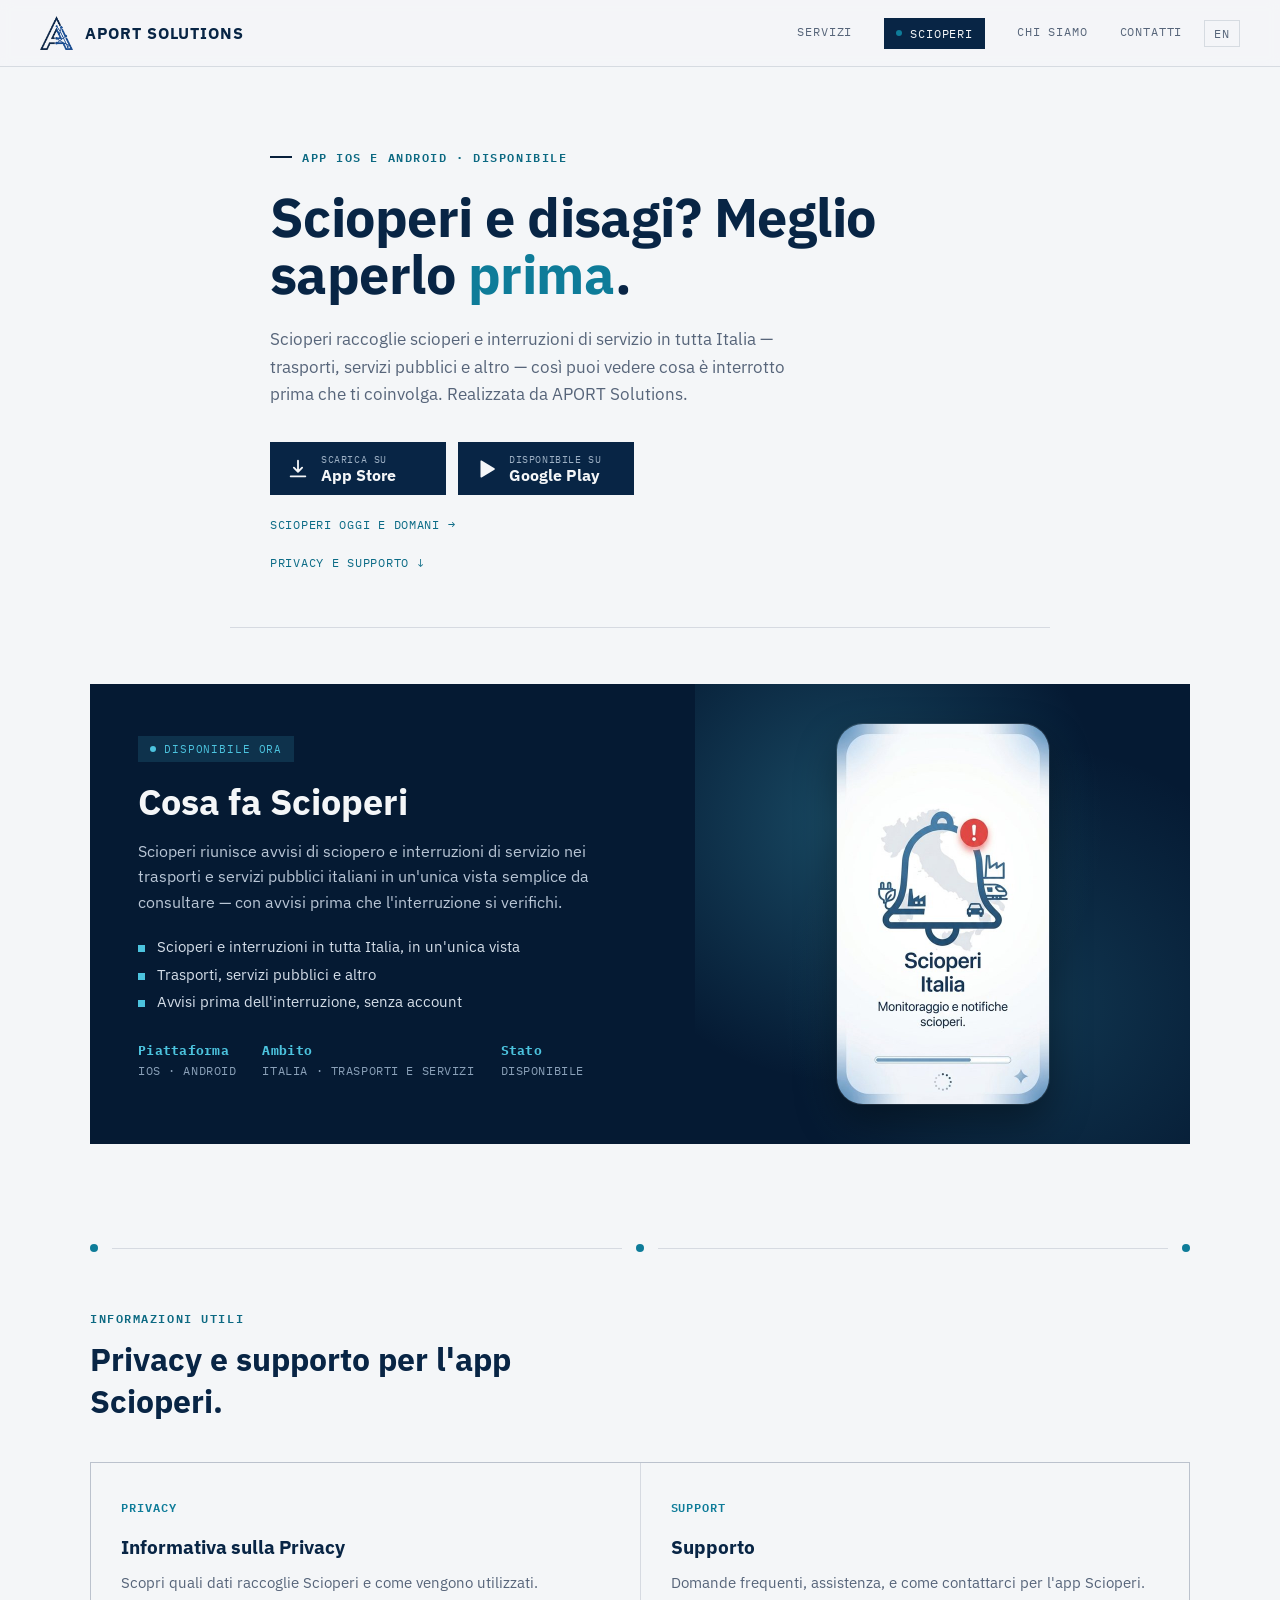
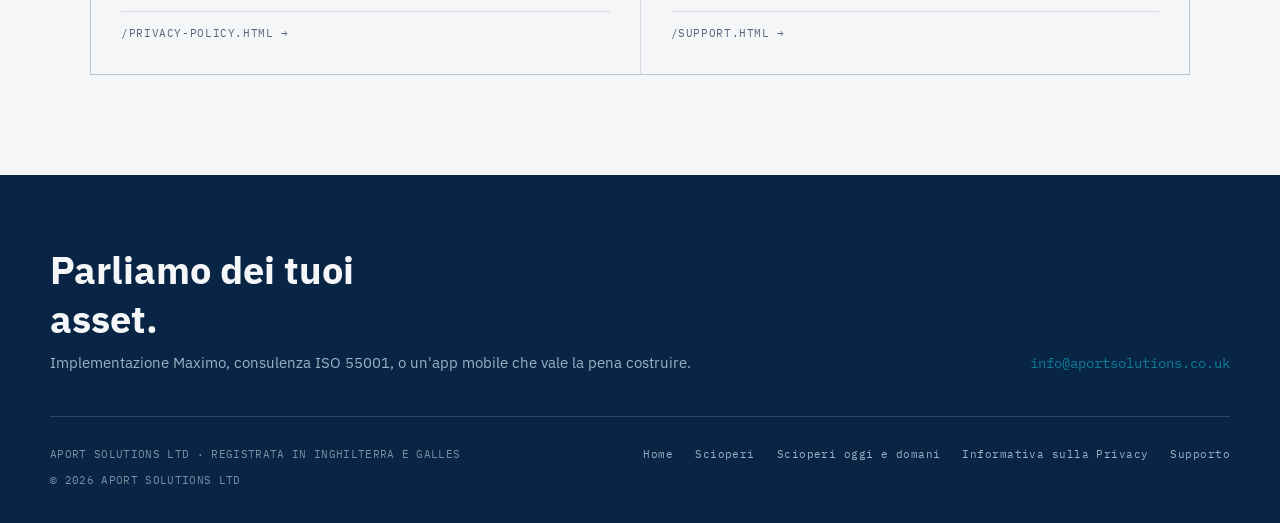
<file: scioperi.html>
<!DOCTYPE html>
<html lang="it">
<head>
<meta charset="UTF-8">
<meta name="viewport" content="width=device-width, initial-scale=1.0">
<title>Scioperi — App per scioperi e interruzioni in Italia | APORT Solutions</title>
<meta name="description" content="Scioperi raccoglie scioperi e interruzioni di servizio in tutta Italia, con avvisi prima che ti coinvolgano. Disponibile su App Store e Google Play.">
<meta name="theme-color" content="#082545">
<link rel="canonical" href="https://aportsolutions.co.uk/scioperi.html">
<link rel="alternate" hreflang="it" href="https://aportsolutions.co.uk/scioperi.html">
<link rel="alternate" hreflang="en" href="https://aportsolutions.co.uk/scioperi-en.html">
<link rel="alternate" hreflang="x-default" href="https://aportsolutions.co.uk/scioperi.html">
<meta property="og:type" content="website">
<meta property="og:site_name" content="APORT Solutions">
<meta property="og:title" content="Scioperi — App per scioperi e interruzioni in Italia | APORT Solutions">
<meta property="og:description" content="Scioperi raccoglie scioperi e interruzioni di servizio in tutta Italia, con avvisi prima che ti coinvolgano. Disponibile su App Store e Google Play.">
<meta property="og:url" content="https://aportsolutions.co.uk/scioperi.html">
<meta property="og:image" content="https://aportsolutions.co.uk/splash-scioperi.jpg">
<meta property="og:locale" content="it_IT">
<meta name="apple-itunes-app" content="app-id=6796648627">
<link rel="icon" type="image/png" href="assets/favicon.png">
<link rel="apple-touch-icon" href="assets/apple-touch-icon.png">
<link rel="preconnect" href="https://fonts.googleapis.com">
<link rel="preconnect" href="https://fonts.gstatic.com" crossorigin>
<link href="https://fonts.googleapis.com/css2?family=IBM+Plex+Sans:wght@400;500;600;700&family=IBM+Plex+Mono:wght@400;500;600&display=swap" rel="stylesheet">
<link rel="stylesheet" href="styles.css">
<script src="site.js" defer></script>
</head>
<body>
<a class="skip" href="#main">Vai al contenuto</a>
<header class="topbar">
  <a class="brand" href="index-it.html">
    <img src="assets/logo-mark.png" width="115" height="120" alt="">
    <span class="brand-name">APORT SOLUTIONS</span>
  </a>
  <div class="header-right">
    <nav class="links" id="site-nav" aria-label="Principale">
    <a href="index-it.html#services">Servizi</a>
    <a href="scioperi.html" class="nav-app current" aria-current="page">Scioperi</a>
    <a href="index-it.html#about">Chi siamo</a>
    <a href="#contact">Contatti</a>
    </nav>
    <a class="lang" href="scioperi-en.html" hreflang="en" lang="en" title="English">EN</a>
    <button class="menu-btn" type="button" aria-expanded="false" aria-controls="site-nav" aria-label="Menu"><span></span></button>
  </div>
</header>

<main id="main">
<section class="hero narrow">
  <div>
    <div class="eyebrow">App iOS e Android &middot; Disponibile</div>
    <h1 class="hero-title">Scioperi e disagi? Meglio saperlo <span class="accent">prima</span>.</h1>
    <p class="hero-sub">Scioperi raccoglie scioperi e interruzioni di servizio in tutta Italia &mdash; trasporti, servizi pubblici e altro &mdash; cos&igrave; puoi vedere cosa &egrave; interrotto prima che ti coinvolga. Realizzata da APORT Solutions.</p>
    <div class="stores on-light">
        <a class="store" href="https://apps.apple.com/it/app/scioperi-italia/id6796648627" target="_blank" rel="noopener">
          <svg viewBox="0 0 24 24" fill="none" stroke="currentColor" stroke-width="2" stroke-linecap="round" stroke-linejoin="round" aria-hidden="true"><path d="M12 3v12m0 0l-4.5-4.5M12 15l4.5-4.5M4 20h16"/></svg>
          <span><small>Scarica su</small><strong>App Store</strong></span>
        </a>
        <a class="store" href="https://play.google.com/store/apps/details?id=com.aportsolutions.scioperi" target="_blank" rel="noopener">
          <svg viewBox="0 0 24 24" fill="currentColor" aria-hidden="true"><path d="M6 3.5v17a.8.8 0 001.2.7l14-8.5a.8.8 0 000-1.4l-14-8.5A.8.8 0 006 3.5z"/></svg>
          <span><small>Disponibile su</small><strong>Google Play</strong></span>
        </a>
      </div>
    <a class="link-quiet dark" href="scioperi-oggi.html">Scioperi oggi e domani &rarr;</a>
    <br><a class="link-quiet dark" href="#app-review">Privacy e supporto &darr;</a>
  </div>
</section>

<section class="scioperi-feature page-top">
  <div class="scioperi-panel">
    <div class="scioperi-copy">
      <div class="badge"><span class="dot"></span>Disponibile ora</div>
      <h2>Cosa fa Scioperi</h2>
      <p>Scioperi riunisce avvisi di sciopero e interruzioni di servizio nei trasporti e servizi pubblici italiani in un'unica vista semplice da consultare &mdash; con avvisi prima che l'interruzione si verifichi.</p>
      <ul class="feature-points"><li>Scioperi e interruzioni in tutta Italia, in un'unica vista</li><li>Trasporti, servizi pubblici e altro</li><li>Avvisi prima dell'interruzione, senza account</li></ul>
      <div class="scioperi-meta"><div><b>Piattaforma</b>iOS &middot; Android</div><div><b>Ambito</b>Italia &middot; Trasporti e Servizi</div><div><b>Stato</b>Disponibile</div></div>
    </div>
    <div class="scioperi-visual">
      <img src="splash-scioperi.jpg" width="424" height="760" alt="Schermata iniziale dell'app Scioperi Italia: campanella di notifica sopra una mappa dell'Italia" loading="lazy">
    </div>
  </div>
</section>

<div class="connector">
  <span class="node"></span><span class="wire"></span><span class="node"></span><span class="wire"></span><span class="node"></span>
</div>

<section class="services" id="app-review">
  <div class="section-label">Informazioni utili</div>
  <h2 class="section-title">Privacy e supporto per l'app Scioperi.</h2>
  <div class="svc-grid cols-2">
    <a class="svc-card" href="privacy-policy.html">
      <div>
        <div class="svc-code">PRIVACY</div>
        <h3>Informativa sulla Privacy</h3>
        <p>Scopri quali dati raccoglie Scioperi e come vengono utilizzati.</p>
        <div class="svc-tag">/privacy-policy.html &rarr;</div>
      </div>
    </a>
    <a class="svc-card" href="support.html">
      <div>
        <div class="svc-code">SUPPORT</div>
        <h3>Supporto</h3>
        <p>Domande frequenti, assistenza, e come contattarci per l'app Scioperi.</p>
        <div class="svc-tag">/support.html &rarr;</div>
      </div>
    </a>
  </div>
</section>
</main>

<footer id="contact">
  <div class="footer-inner">
    <div class="footer-cta">
      <div>
        <h2>Parliamo dei tuoi asset.</h2>
        <p>Implementazione Maximo, consulenza ISO 55001, o un'app mobile che vale la pena costruire.</p>
      </div>
      <div class="footer-contact">
        <div><a href="mailto:info@aportsolutions.co.uk">info@aportsolutions.co.uk</a></div>
      </div>
    </div>
    <div class="footer-meta">
      <div>APORT SOLUTIONS LTD &middot; REGISTRATA IN INGHILTERRA E GALLES</div>
      <div class="footer-links">
        <a href="index-it.html">Home</a>
        <a href="scioperi.html">Scioperi</a>
        <a href="scioperi-oggi.html">Scioperi oggi e domani</a>
        <a href="privacy-policy.html">Informativa sulla Privacy</a>
        <a href="support.html">Supporto</a>
      </div>
      <div>&copy; 2026 APORT SOLUTIONS LTD</div>
    </div>
  </div>
</footer>
</body>
</html>
</file>
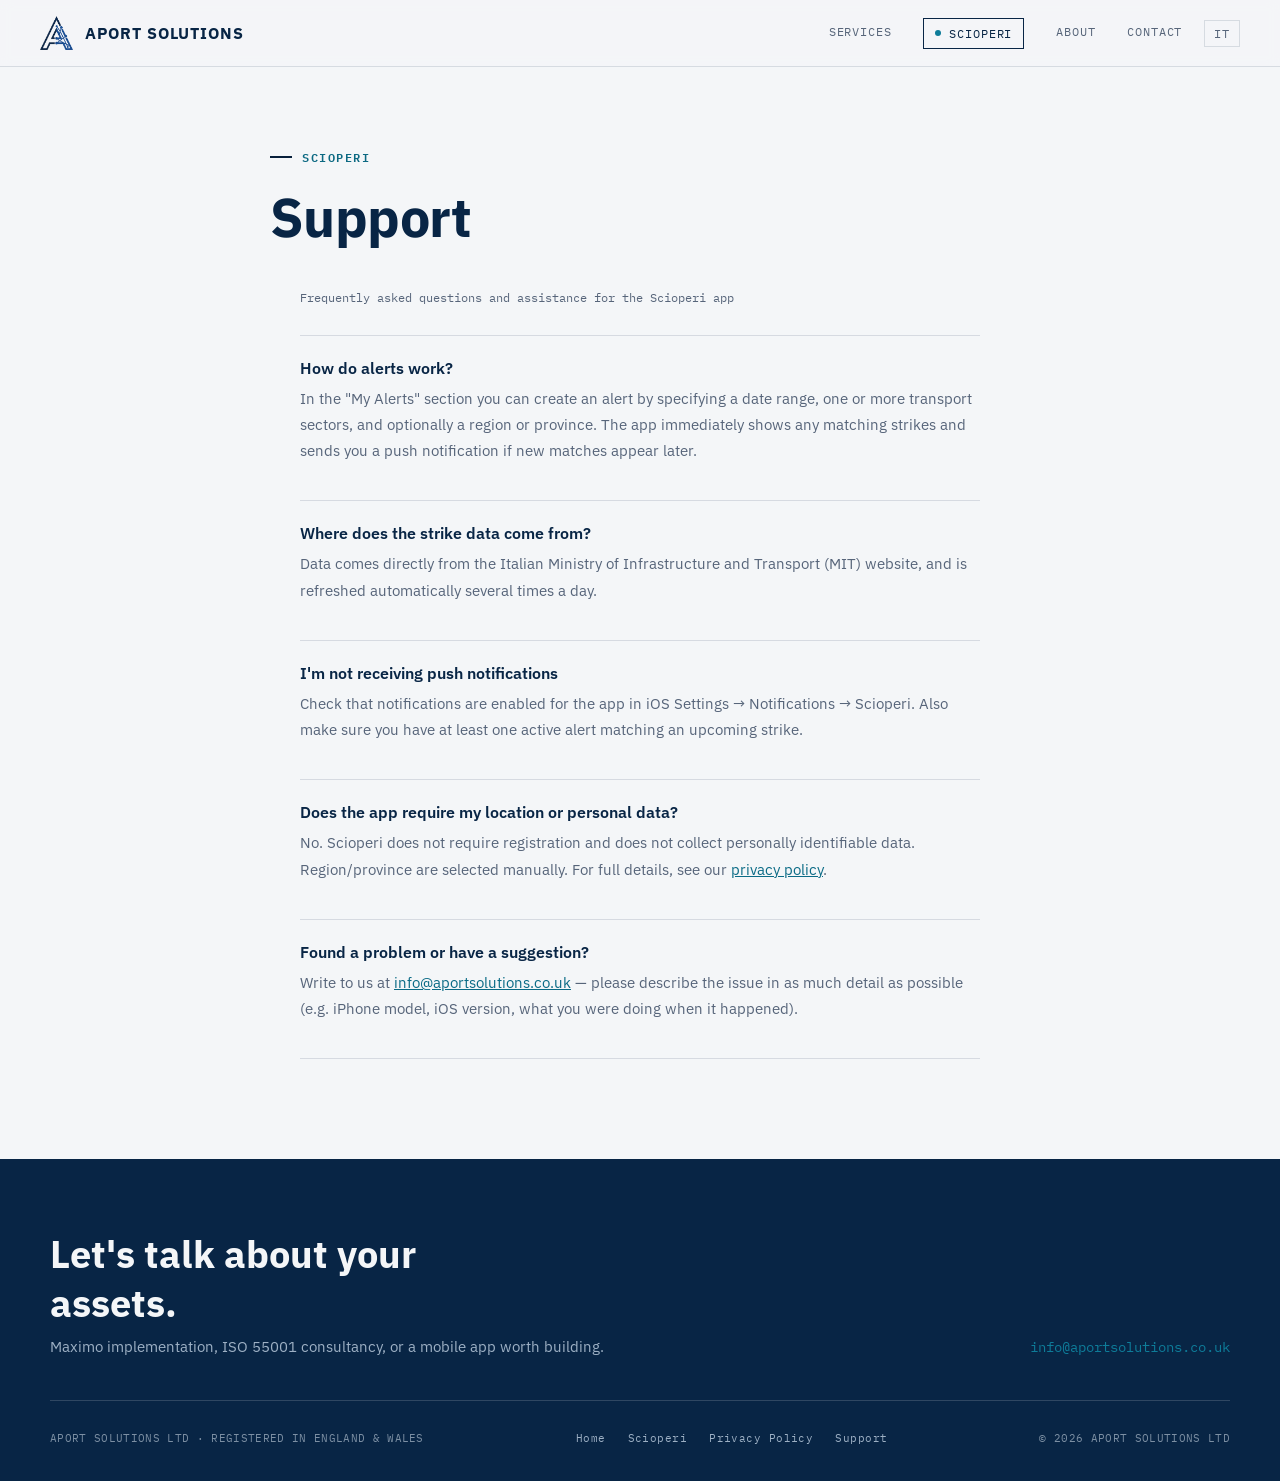
<file: support-en.html>
<!DOCTYPE html>
<html lang="en">
<head>
<meta charset="UTF-8">
<meta name="viewport" content="width=device-width, initial-scale=1.0">
<title>Support — Scioperi | APORT Solutions</title>
<meta name="description" content="FAQ and support for the Scioperi app.">
<meta name="theme-color" content="#082545">
<link rel="canonical" href="https://aportsolutions.co.uk/support-en.html">
<link rel="alternate" hreflang="it" href="https://aportsolutions.co.uk/support.html">
<link rel="alternate" hreflang="en" href="https://aportsolutions.co.uk/support-en.html">
<link rel="alternate" hreflang="x-default" href="https://aportsolutions.co.uk/support.html">
<meta property="og:type" content="website">
<meta property="og:site_name" content="APORT Solutions">
<meta property="og:title" content="Support — Scioperi | APORT Solutions">
<meta property="og:description" content="FAQ and support for the Scioperi app.">
<meta property="og:url" content="https://aportsolutions.co.uk/support-en.html">
<meta property="og:image" content="https://aportsolutions.co.uk/splash-scioperi.jpg">
<meta property="og:locale" content="en_GB">
<link rel="icon" type="image/png" href="assets/favicon.png">
<link rel="apple-touch-icon" href="assets/apple-touch-icon.png">
<link rel="preconnect" href="https://fonts.googleapis.com">
<link rel="preconnect" href="https://fonts.gstatic.com" crossorigin>
<link href="https://fonts.googleapis.com/css2?family=IBM+Plex+Sans:wght@400;500;600;700&family=IBM+Plex+Mono:wght@400;500;600&display=swap" rel="stylesheet">
<link rel="stylesheet" href="styles.css">
<script src="site.js" defer></script>
</head>
<body>
<a class="skip" href="#main">Skip to content</a>
<header class="topbar">
  <a class="brand" href="index.html">
    <img src="assets/logo-mark.png" width="115" height="120" alt="">
    <span class="brand-name">APORT SOLUTIONS</span>
  </a>
  <div class="header-right">
    <nav class="links" id="site-nav" aria-label="Main">
    <a href="index.html#services">Services</a>
    <a href="scioperi-en.html" class="nav-app">Scioperi</a>
    <a href="index.html#about">About</a>
    <a href="#contact">Contact</a>
    </nav>
    <a class="lang" href="support.html" hreflang="it" lang="it" title="Italiano">IT</a>
    <button class="menu-btn" type="button" aria-expanded="false" aria-controls="site-nav" aria-label="Menu"><span></span></button>
  </div>
</header>

<main id="main">
<section class="hero narrow doc-hero">
  <div>
    <div class="eyebrow">Scioperi</div>
    <h1 class="hero-title doc-title">Support</h1>
  </div>
</section>

<section class="doc">
  <span class="updated">Frequently asked questions and assistance for the Scioperi app</span>

  <div class="faq-item">
    <h3>How do alerts work?</h3>
    <p>In the "My Alerts" section you can create an alert by specifying a date range, one or more transport sectors, and optionally a region or province. The app immediately shows any matching strikes and sends you a push notification if new matches appear later.</p>
  </div>

  <div class="faq-item">
    <h3>Where does the strike data come from?</h3>
    <p>Data comes directly from the Italian Ministry of Infrastructure and Transport (MIT) website, and is refreshed automatically several times a day.</p>
  </div>

  <div class="faq-item">
    <h3>I'm not receiving push notifications</h3>
    <p>Check that notifications are enabled for the app in iOS Settings &rarr; Notifications &rarr; Scioperi. Also make sure you have at least one active alert matching an upcoming strike.</p>
  </div>

  <div class="faq-item">
    <h3>Does the app require my location or personal data?</h3>
    <p>No. Scioperi does not require registration and does not collect personally identifiable data. Region/province are selected manually. For full details, see our <a href="privacy-policy.html">privacy policy</a>.</p>
  </div>

  <div class="faq-item">
    <h3>Found a problem or have a suggestion?</h3>
    <p>Write to us at <a href="mailto:info@aportsolutions.co.uk">info@aportsolutions.co.uk</a> &mdash; please describe the issue in as much detail as possible (e.g. iPhone model, iOS version, what you were doing when it happened).</p>
  </div>
</section>
</main>

<footer id="contact">
  <div class="footer-inner">
    <div class="footer-cta">
      <div>
        <h2>Let's talk about your assets.</h2>
        <p>Maximo implementation, ISO 55001 consultancy, or a mobile app worth building.</p>
      </div>
      <div class="footer-contact">
        <div><a href="mailto:info@aportsolutions.co.uk">info@aportsolutions.co.uk</a></div>
      </div>
    </div>
    <div class="footer-meta">
      <div>APORT SOLUTIONS LTD &middot; REGISTERED IN ENGLAND &amp; WALES</div>
      <div class="footer-links">
        <a href="index.html">Home</a>
        <a href="scioperi-en.html">Scioperi</a>
        <a href="privacy-policy-en.html">Privacy Policy</a>
        <a href="support-en.html">Support</a>
      </div>
      <div>&copy; 2026 APORT SOLUTIONS LTD</div>
    </div>
  </div>
</footer>
</body>
</html>
</file>
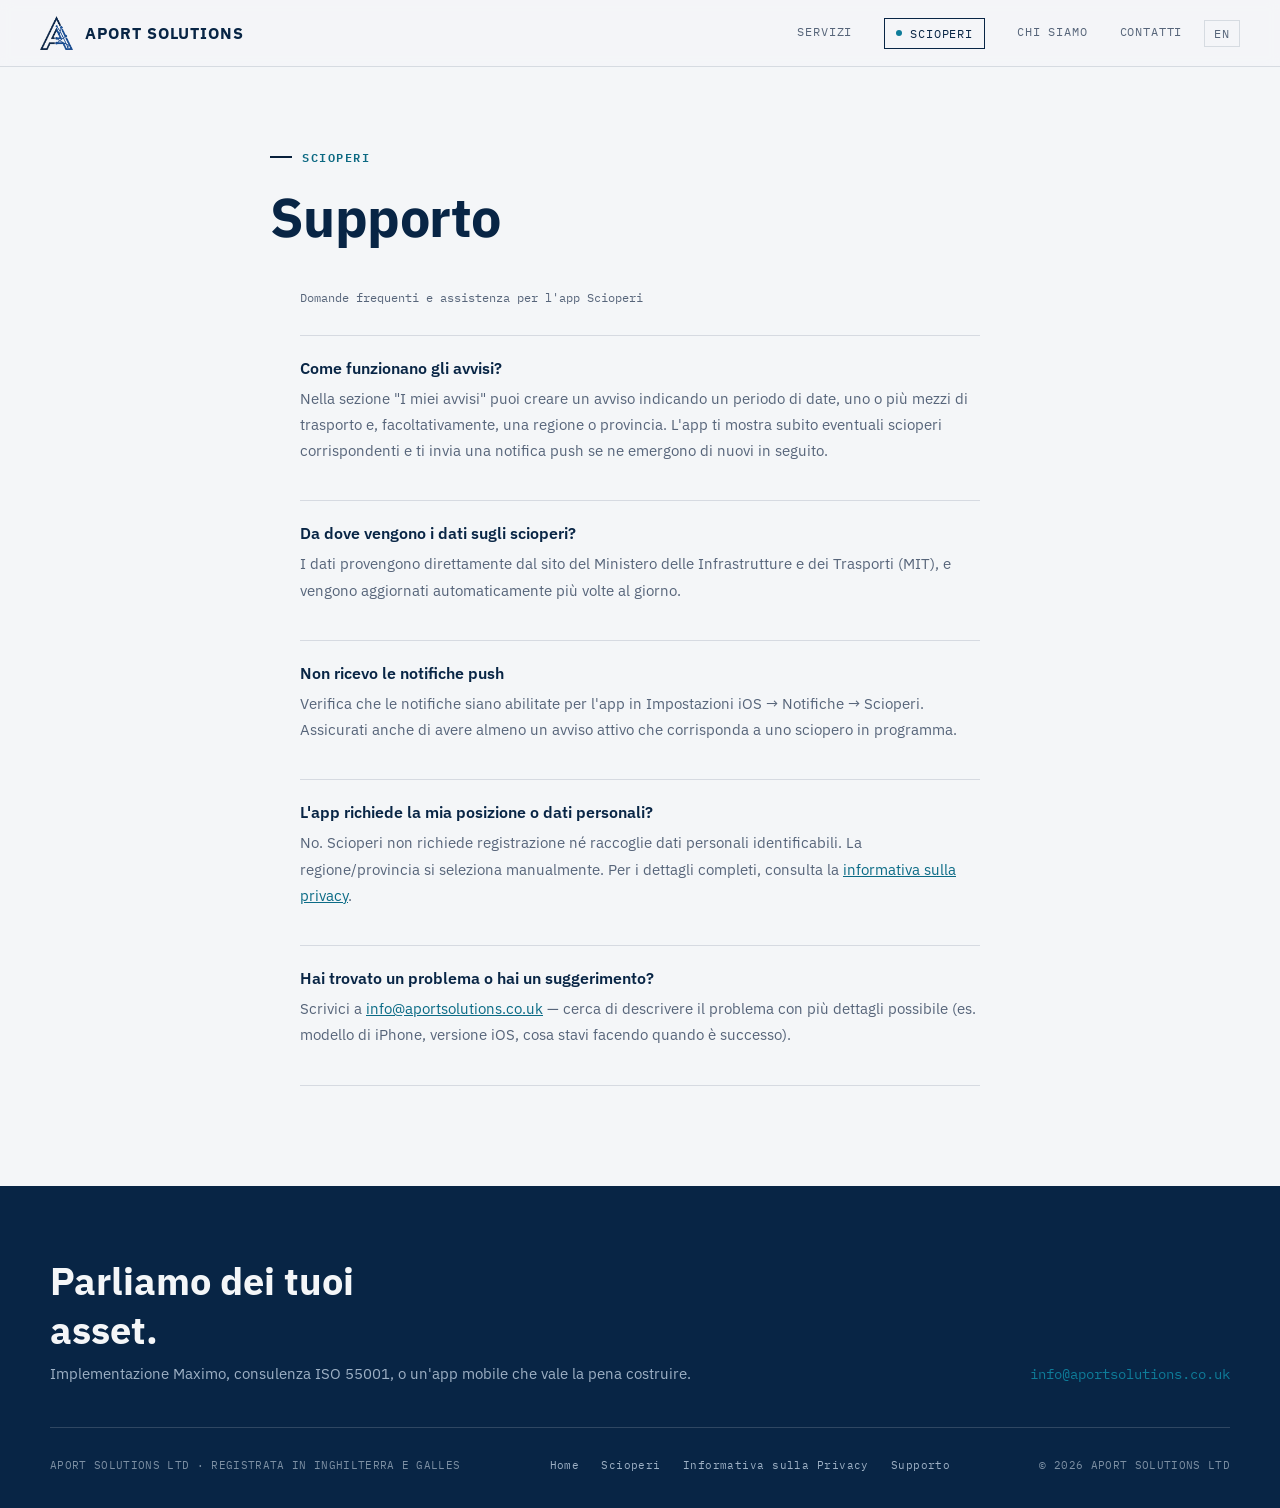
<file: support.html>
<!DOCTYPE html>
<html lang="it">
<head>
<meta charset="UTF-8">
<meta name="viewport" content="width=device-width, initial-scale=1.0">
<title>Supporto — Scioperi | APORT Solutions</title>
<meta name="description" content="Domande frequenti e assistenza per l'app Scioperi.">
<meta name="theme-color" content="#082545">
<link rel="canonical" href="https://aportsolutions.co.uk/support.html">
<link rel="alternate" hreflang="it" href="https://aportsolutions.co.uk/support.html">
<link rel="alternate" hreflang="en" href="https://aportsolutions.co.uk/support-en.html">
<link rel="alternate" hreflang="x-default" href="https://aportsolutions.co.uk/support.html">
<meta property="og:type" content="website">
<meta property="og:site_name" content="APORT Solutions">
<meta property="og:title" content="Supporto — Scioperi | APORT Solutions">
<meta property="og:description" content="Domande frequenti e assistenza per l'app Scioperi.">
<meta property="og:url" content="https://aportsolutions.co.uk/support.html">
<meta property="og:image" content="https://aportsolutions.co.uk/splash-scioperi.jpg">
<meta property="og:locale" content="it_IT">
<link rel="icon" type="image/png" href="assets/favicon.png">
<link rel="apple-touch-icon" href="assets/apple-touch-icon.png">
<link rel="preconnect" href="https://fonts.googleapis.com">
<link rel="preconnect" href="https://fonts.gstatic.com" crossorigin>
<link href="https://fonts.googleapis.com/css2?family=IBM+Plex+Sans:wght@400;500;600;700&family=IBM+Plex+Mono:wght@400;500;600&display=swap" rel="stylesheet">
<link rel="stylesheet" href="styles.css">
<script src="site.js" defer></script>
</head>
<body>
<a class="skip" href="#main">Vai al contenuto</a>
<header class="topbar">
  <a class="brand" href="index-it.html">
    <img src="assets/logo-mark.png" width="115" height="120" alt="">
    <span class="brand-name">APORT SOLUTIONS</span>
  </a>
  <div class="header-right">
    <nav class="links" id="site-nav" aria-label="Principale">
    <a href="index-it.html#services">Servizi</a>
    <a href="scioperi.html" class="nav-app">Scioperi</a>
    <a href="index-it.html#about">Chi siamo</a>
    <a href="#contact">Contatti</a>
    </nav>
    <a class="lang" href="support-en.html" hreflang="en" lang="en" title="English">EN</a>
    <button class="menu-btn" type="button" aria-expanded="false" aria-controls="site-nav" aria-label="Menu"><span></span></button>
  </div>
</header>

<main id="main">
<section class="hero narrow doc-hero">
  <div>
    <div class="eyebrow">Scioperi</div>
    <h1 class="hero-title doc-title">Supporto</h1>
  </div>
</section>

<section class="doc">
  <span class="updated">Domande frequenti e assistenza per l'app Scioperi</span>

  <div class="faq-item">
    <h3>Come funzionano gli avvisi?</h3>
    <p>Nella sezione "I miei avvisi" puoi creare un avviso indicando un periodo di date, uno o più mezzi di trasporto e, facoltativamente, una regione o provincia. L'app ti mostra subito eventuali scioperi corrispondenti e ti invia una notifica push se ne emergono di nuovi in seguito.</p>
  </div>

  <div class="faq-item">
    <h3>Da dove vengono i dati sugli scioperi?</h3>
    <p>I dati provengono direttamente dal sito del Ministero delle Infrastrutture e dei Trasporti (MIT), e vengono aggiornati automaticamente più volte al giorno.</p>
  </div>

  <div class="faq-item">
    <h3>Non ricevo le notifiche push</h3>
    <p>Verifica che le notifiche siano abilitate per l'app in Impostazioni iOS &rarr; Notifiche &rarr; Scioperi. Assicurati anche di avere almeno un avviso attivo che corrisponda a uno sciopero in programma.</p>
  </div>

  <div class="faq-item">
    <h3>L'app richiede la mia posizione o dati personali?</h3>
    <p>No. Scioperi non richiede registrazione né raccoglie dati personali identificabili. La regione/provincia si seleziona manualmente. Per i dettagli completi, consulta la <a href="privacy-policy.html">informativa sulla privacy</a>.</p>
  </div>

  <div class="faq-item">
    <h3>Hai trovato un problema o hai un suggerimento?</h3>
    <p>Scrivici a <a href="mailto:info@aportsolutions.co.uk">info@aportsolutions.co.uk</a> &mdash; cerca di descrivere il problema con più dettagli possibile (es. modello di iPhone, versione iOS, cosa stavi facendo quando è successo).</p>
  </div>
</section>
</main>

<footer id="contact">
  <div class="footer-inner">
    <div class="footer-cta">
      <div>
        <h2>Parliamo dei tuoi asset.</h2>
        <p>Implementazione Maximo, consulenza ISO 55001, o un'app mobile che vale la pena costruire.</p>
      </div>
      <div class="footer-contact">
        <div><a href="mailto:info@aportsolutions.co.uk">info@aportsolutions.co.uk</a></div>
      </div>
    </div>
    <div class="footer-meta">
      <div>APORT SOLUTIONS LTD &middot; REGISTRATA IN INGHILTERRA E GALLES</div>
      <div class="footer-links">
        <a href="index-it.html">Home</a>
        <a href="scioperi.html">Scioperi</a>
        <a href="privacy-policy.html">Informativa sulla Privacy</a>
        <a href="support.html">Supporto</a>
      </div>
      <div>&copy; 2026 APORT SOLUTIONS LTD</div>
    </div>
  </div>
</footer>
</body>
</html>
</file>
<file: styles.css>
:root{
    --navy:#082545;
    --navy-deep:#051A33;
    --cyan:#0E7C99;
    --paper:#F4F6F8;
    --panel:#EAEEF1;
    --steel:#57657A;
    --line: rgba(8,37,69,0.13);
    --cyan-dark:#0B6B86;
    --cyan-light:#4CC3DE;
  }
  *{box-sizing:border-box;}
  html{scroll-behavior:smooth;}
  body{
    margin:0;
    background:var(--paper);
    color:var(--navy);
    font-family:'IBM Plex Sans', sans-serif;
    -webkit-font-smoothing:antialiased;
  }
  .mono{font-family:'IBM Plex Mono', monospace;}
  a{color:inherit;}

  header.topbar{
    position:sticky; top:0; z-index:50;
    display:flex; align-items:center; justify-content:space-between;
    padding:16px 40px;
    background:rgba(244,246,248,0.9);
    backdrop-filter:blur(6px);
    border-bottom:1px solid var(--line);
  }
  .brand{display:flex; align-items:center; gap:12px; text-decoration:none;}
  .brand img{height:34px; width:auto; display:block;}
  .brand-name{font-weight:700; font-size:16px; letter-spacing:0.06em; color:var(--navy);}
  nav.links{display:flex; gap:32px; font-family:'IBM Plex Mono', monospace; font-size:12px; letter-spacing:0.07em; text-transform:uppercase;}
  nav.links a{text-decoration:none; color:var(--steel); border-bottom:1px solid transparent; padding-bottom:3px; transition:border-color .2s, color .2s;}
  nav.links a:hover, nav.links a:focus-visible{color:var(--navy); border-color:var(--cyan);}

  .hero{
    max-width:1180px; margin:0 auto;
    padding:90px 40px 70px;
    display:grid; grid-template-columns:1.15fr 0.85fr; gap:40px; align-items:center;
    border-bottom:1px solid var(--line);
  }
  .hero.narrow{grid-template-columns:1fr; max-width:820px; padding:80px 40px 56px;}
  .eyebrow{
    font-family:'IBM Plex Mono', monospace; font-size:12px; letter-spacing:0.13em;
    text-transform:uppercase; color:var(--cyan); font-weight:600;
    display:flex; align-items:center; gap:10px; margin-bottom:22px;
    filter:brightness(0.85);
  }
  .eyebrow::before{content:''; width:22px; height:2px; background:var(--navy); display:inline-block;}
  h1.hero-title{
    font-size:clamp(34px, 4.4vw, 54px);
    line-height:1.05; letter-spacing:-0.01em;
    font-weight:700; margin:0 0 24px;
  }
  h1.hero-title .accent{color:var(--cyan);}
  p.hero-sub{
    font-size:17px; line-height:1.6; color:var(--steel);
    max-width:56ch; margin:0 0 34px;
  }
  p.hero-sub b{color:var(--navy); font-weight:600;}
  .cta-row{display:flex; gap:16px; flex-wrap:wrap;}
  .btn{
    font-family:'IBM Plex Mono', monospace; font-size:13px; letter-spacing:0.06em;
    text-transform:uppercase; text-decoration:none; padding:14px 26px;
    display:inline-block; font-weight:600; transition:background .2s, color .2s;
  }
  .btn-primary{background:var(--navy); color:var(--paper);}
  .btn-primary:hover{background:var(--cyan); color:var(--navy-deep);}
  .btn-ghost{border:1px solid var(--navy); color:var(--navy);}
  .btn-ghost:hover{background:var(--navy); color:var(--paper);}
  .hero-mark{display:flex; justify-content:center;}
  .hero-mark img{width:100%; max-width:340px; height:auto;}
  @media (max-width:820px){
    .hero{grid-template-columns:1fr; padding:64px 24px 50px;}
    .hero-mark{order:-1; max-width:180px; margin:0 auto 10px;}
    .hero-mark img{max-width:180px;}
  }

  .connector{
    max-width:1180px; margin:0 auto; padding:0 40px;
    display:flex; align-items:center; gap:14px;
    color:var(--steel); font-family:'IBM Plex Mono',monospace; font-size:11.5px;
    letter-spacing:0.1em; text-transform:uppercase;
  }
  .connector .node{width:8px; height:8px; border-radius:50%; background:var(--cyan); flex:none;}
  .connector .wire{flex:1; height:1px; background:var(--line);}

  section.services{padding:56px 40px 100px; max-width:1180px; margin:0 auto;}
  .section-label{font-family:'IBM Plex Mono',monospace; font-size:12px; text-transform:uppercase; letter-spacing:0.13em; color:var(--cyan); font-weight:600; margin:0 0 10px; filter:brightness(0.85);}
  h2.section-title{font-size:clamp(24px,3vw,32px); margin:0 0 40px; font-weight:700; max-width:26ch;}

  .svc-grid{display:grid; grid-template-columns: 1.3fr 1fr 1fr; gap:1px; background:var(--line); border:1px solid var(--line);}
  .svc-card{background:var(--paper); padding:34px 30px; display:flex; flex-direction:column;}
  .svc-card.primary{background:var(--navy); color:var(--paper);}
  .svc-card .svc-code{font-family:'IBM Plex Mono',monospace; font-size:11.5px; letter-spacing:0.08em; margin-bottom:18px; color:var(--cyan); font-weight:600;}
  .svc-card h3{font-size:19px; margin:0 0 12px; font-weight:700;}
  .svc-card p{font-size:14.5px; line-height:1.6; color:var(--steel); margin:0 0 16px; flex:1;}
  .svc-card.primary p{color:#B9C6D6;}
  .svc-tag{font-family:'IBM Plex Mono',monospace; font-size:10.5px; letter-spacing:0.06em; text-transform:uppercase; color:var(--steel); border-top:1px solid var(--line); padding-top:14px; margin-top:auto;}
  .svc-card.primary .svc-tag{color:#8AA0B8; border-top-color:rgba(244,246,248,0.14);}
  .svc-card.link{cursor:pointer;}
  a.svc-card{text-decoration:none; color:inherit; display:flex;}
  @media (max-width:900px){ .svc-grid{grid-template-columns:1fr;} }

  section.about{padding:0 40px 100px; max-width:820px; margin:0 auto;}
  section.about p{font-size:16.5px; line-height:1.75; color:var(--steel); margin:0 0 18px;}
  section.about p b{color:var(--navy);}

  footer{background:var(--navy); color:var(--paper); padding:70px 40px 36px;}
  .footer-inner{max-width:1180px; margin:0 auto;}
  .footer-cta{display:flex; justify-content:space-between; align-items:flex-end; flex-wrap:wrap; gap:30px; border-bottom:1px solid rgba(244,246,248,0.16); padding-bottom:44px; margin-bottom:30px;}
  .footer-cta h2{font-size:clamp(26px,3.6vw,38px); margin:0 0 10px; max-width:16ch; font-weight:700;}
  .footer-cta p{color:#9DB0C4; font-size:14.5px; margin:0;}
  .footer-contact{font-family:'IBM Plex Mono',monospace; font-size:14px;}
  .footer-contact a{text-decoration:none; color:var(--cyan);}
  .footer-meta{display:flex; justify-content:space-between; flex-wrap:wrap; gap:12px; font-family:'IBM Plex Mono',monospace; font-size:11px; color:#7C8FA3; letter-spacing:0.03em;}
  .footer-links{display:flex; gap:22px; flex-wrap:wrap; font-family:'IBM Plex Mono',monospace; font-size:11px; letter-spacing:0.04em;}
  .footer-links a{text-decoration:none; color:#9DB0C4;}
  .footer-links a:hover{color:var(--cyan);}

  ::selection{background:var(--cyan); color:var(--navy-deep);}
  a:focus-visible, button:focus-visible{outline:2px solid var(--cyan); outline-offset:3px;}

  /* generic content page (privacy / support) */
  section.doc{padding:0 40px 100px; max-width:760px; margin:0 auto;}
  section.doc h2{font-size:22px; margin:36px 0 14px; font-weight:700;}
  section.doc h2:first-child{margin-top:0;}
  section.doc p, section.doc li{font-size:15px; line-height:1.75; color:var(--steel); margin:0 0 14px;}
  section.doc ul{margin:0 0 18px; padding-left:20px;}
  section.doc .updated{font-family:'IBM Plex Mono',monospace; font-size:12px; color:var(--steel); margin-bottom:30px; display:block;}
  .note-box{background:var(--panel); border-left:3px solid var(--cyan); padding:16px 20px; font-size:13.5px; color:var(--steel); line-height:1.6; margin:0 0 34px;}
  .note-box b{color:var(--navy);}
  .faq-item{border-top:1px solid var(--line); padding:22px 0;}
  .faq-item:last-child{border-bottom:1px solid var(--line);}
  .faq-item h3{font-size:16px; margin:0 0 8px; font-weight:600;}
  .faq-item p{margin:0;}

  @media (max-width:640px){
    header.topbar{padding:14px 20px;}
    section.services{padding:40px 20px 70px;}
    section.about, section.doc{padding:0 20px 70px;}
    footer{padding:50px 20px 26px;}
    .connector{padding:0 20px;}
  }


  /* ---- shared additions ---- */
  img{max-width:100%;}
  .skip{position:absolute; left:-9999px; top:8px; background:var(--navy); color:var(--paper); padding:10px 16px; z-index:100;}
  .skip:focus{left:8px;}

  /* announcement bar */
  .announce{background:var(--navy-deep); color:var(--paper); font-size:13.5px; text-align:center; padding:10px 48px; position:relative;}
  .announce a{color:var(--paper); text-decoration:none;}
  .announce a b{color:var(--cyan-light); font-weight:600;}
  .announce a:hover span.cta, .announce a:focus-visible span.cta{text-decoration:underline;}
  .announce .new{font-family:'IBM Plex Mono',monospace; font-size:10.5px; letter-spacing:0.1em; background:var(--cyan-light); color:var(--navy-deep); padding:2px 7px; margin-right:10px; font-weight:600;}
  .announce button{position:absolute; right:12px; top:50%; transform:translateY(-50%); background:none; border:0; color:#9DB0C4; font-size:20px; line-height:1; cursor:pointer; padding:6px 10px;}
  .announce button:hover{color:var(--paper);}
  .announce[hidden]{display:none;}

  /* header: nav, language switch, mobile menu */
  .header-right{display:flex; align-items:center; gap:22px;}
  nav.links a.current{color:var(--navy); border-color:var(--cyan);}
  nav.links a.nav-app{color:var(--navy); display:inline-flex; align-items:center; gap:8px; border:1px solid var(--navy); padding:5px 11px; margin:-6px 0;}
  nav.links a.nav-app::before{content:''; width:6px; height:6px; border-radius:50%; background:var(--cyan); animation:pulse 2s infinite;}
  nav.links a.nav-app:hover, nav.links a.nav-app:focus-visible, nav.links a.nav-app.current{background:var(--navy); color:var(--paper); border-color:var(--navy);}
  .lang{font-family:'IBM Plex Mono',monospace; font-size:12px; letter-spacing:0.07em; text-decoration:none; color:var(--steel); border:1px solid var(--line); padding:5px 9px;}
  .lang:hover, .lang:focus-visible{color:var(--navy); border-color:var(--navy);}
  .menu-btn{display:none; background:none; border:1px solid var(--line); width:40px; height:40px; padding:0; cursor:pointer; color:var(--navy);}
  .menu-btn span, .menu-btn span::before, .menu-btn span::after{display:block; width:18px; height:2px; background:currentColor; position:relative; margin:0 auto; transition:transform .2s, background .2s;}
  .menu-btn span::before, .menu-btn span::after{content:''; position:absolute; left:0;}
  .menu-btn span::before{top:-6px;} .menu-btn span::after{top:6px;}
  .menu-btn[aria-expanded="true"] span{background:transparent;}
  .menu-btn[aria-expanded="true"] span::before{top:0; transform:rotate(45deg);}
  .menu-btn[aria-expanded="true"] span::after{top:0; transform:rotate(-45deg);}
  @media (max-width:820px){
    .menu-btn{display:block;}
    .header-right{gap:12px;}
    nav.links{display:none; position:absolute; left:0; right:0; top:100%; flex-direction:column; gap:0; background:var(--paper); border-bottom:1px solid var(--line); padding:8px 20px 18px;}
    nav.links.open{display:flex;}
    nav.links a{padding:14px 0; border-bottom:1px solid var(--line);}
    nav.links a.nav-app{margin:10px 0 0; padding:12px 14px; justify-content:center;}
  }

  /* hero (home) */
  .hero-chip{display:inline-flex; align-items:center; gap:12px; margin-top:30px; text-decoration:none; border:1px solid var(--line); background:var(--panel); padding:10px 16px; font-size:14px; color:var(--navy); transition:border-color .2s;}
  .hero-chip:hover, .hero-chip:focus-visible{border-color:var(--cyan);}
  .hero-chip .new{font-family:'IBM Plex Mono',monospace; font-size:10.5px; letter-spacing:0.1em; background:var(--navy); color:var(--paper); padding:3px 7px; font-weight:600;}
  .hero-chip b{font-weight:600;}
  .hero-chip .arrow{color:var(--cyan-dark);}
  .hero.hero-left h1.hero-title{max-width:16ch;}

  /* service cards */
  .svc-card h3 a{text-decoration:none;}
  .svc-card.app{background:var(--panel);}
  a.svc-card:hover h3, a.svc-card:focus-visible h3{color:var(--cyan-dark);}
  .svc-list{margin:0 0 16px; padding:0; list-style:none; font-size:13.5px; color:#B9C6D6; line-height:1.9; flex:1;}
  .svc-card:not(.primary) .svc-list{color:var(--steel);}
  .svc-list li::before{content:'\2014'; color:var(--cyan); margin-right:10px;}

  /* Scioperi featured panel */
  section.scioperi-feature{padding:0 40px 100px; max-width:1180px; margin:0 auto;}
  section.scioperi-feature.after-hero{padding-top:56px;}
  .scioperi-panel{background:var(--navy-deep); color:var(--paper); display:grid; grid-template-columns:1.1fr 0.9fr; overflow:hidden;}
  .scioperi-copy{padding:52px 48px;}
  .badge{display:inline-flex; align-items:center; gap:8px; font-family:'IBM Plex Mono',monospace; font-size:11px; letter-spacing:0.08em; text-transform:uppercase; background:rgba(76,195,222,0.14); color:var(--cyan-light); padding:6px 12px; margin-bottom:20px;}
  .badge .dot{width:6px; height:6px; border-radius:50%; background:var(--cyan-light); animation:pulse 2s infinite;}
  @media (prefers-reduced-motion: reduce){ .badge .dot, nav.links a.nav-app::before{animation:none;} }
  @keyframes pulse{0%,100%{opacity:1;}50%{opacity:0.35;}}
  .scioperi-copy h2, .scioperi-copy h3{font-size:clamp(26px,3.2vw,36px); line-height:1.12; margin:0 0 16px; font-weight:700;}
  .scioperi-copy p{font-size:15.5px; line-height:1.65; color:#B9C6D6; margin:0 0 18px; max-width:46ch;}
  .feature-points{list-style:none; padding:0; margin:0 0 26px; font-size:14.5px; color:#D5DEE9; line-height:1.9;}
  .feature-points li::before{content:''; display:inline-block; width:7px; height:7px; background:var(--cyan-light); margin-right:12px; vertical-align:middle;}
  .scioperi-meta{display:flex; gap:26px; flex-wrap:wrap; margin-top:26px; font-family:'IBM Plex Mono',monospace; font-size:11.5px; color:#8AA0B8; text-transform:uppercase; letter-spacing:0.05em;}
  .scioperi-meta b{color:var(--cyan-light); display:block; font-size:13px; margin-bottom:4px; letter-spacing:0.02em; text-transform:none;}
  .scioperi-visual{background:radial-gradient(circle at 30% 30%, rgba(76,195,222,0.28), transparent 55%), radial-gradient(circle at 70% 70%, rgba(76,195,222,0.16), transparent 55%); display:flex; align-items:center; justify-content:center; padding:40px; position:relative;}
  .scioperi-visual img{display:block; width:auto; height:auto; max-height:380px; max-width:100%; border-radius:26px; box-shadow:0 18px 40px rgba(0,0,0,0.38), 0 0 0 1px rgba(244,246,248,0.14);}
  @media (max-width:820px){
    .scioperi-panel{grid-template-columns:1fr;}
    .scioperi-visual{order:-1; padding:30px;}
    .scioperi-visual img{max-height:340px;}
    .scioperi-copy{padding:36px 26px;}
  }

  /* store buttons */
  .stores{display:flex; gap:12px; flex-wrap:wrap;}
  .store{display:inline-flex; align-items:center; gap:12px; text-decoration:none; background:var(--paper); color:var(--navy-deep); padding:10px 20px 10px 16px; border:1px solid var(--paper); min-width:176px; transition:background .2s, color .2s;}
  .store svg{width:22px; height:22px; flex:none;}
  .store small{display:block; font-family:'IBM Plex Mono',monospace; font-size:10px; letter-spacing:0.06em; text-transform:uppercase; color:var(--steel);}
  .store strong{display:block; font-size:16px; font-weight:700; line-height:1.15;}
  .store:hover, .store:focus-visible{background:var(--cyan-light); border-color:var(--cyan-light);}
  .store:hover small{color:var(--navy);}
  .stores.on-light .store{background:var(--navy); color:var(--paper); border-color:var(--navy);}
  .stores.on-light .store small{color:#9DB0C4;}
  .stores.on-light .store:hover, .stores.on-light .store:focus-visible{background:var(--cyan-dark); border-color:var(--cyan-dark);}
  .link-quiet{display:inline-block; margin-top:22px; font-family:'IBM Plex Mono',monospace; font-size:12px; letter-spacing:0.06em; text-transform:uppercase; color:var(--cyan-light); text-decoration:none; border-bottom:1px solid transparent;}
  .link-quiet:hover, .link-quiet:focus-visible{border-color:var(--cyan-light);}

  /* sub pages */
  .scioperi-feature.page-top{padding-top:56px;}
  .cols-2{grid-template-columns:1fr 1fr;}
  @media (max-width:900px){ .cols-2{grid-template-columns:1fr;} }
  a.svc-card{text-decoration:none; color:inherit;}
  .hero.doc-hero{padding-bottom:20px; border-bottom:none;}
  .doc-title{font-size:clamp(28px,4vw,40px);}
  section.doc a{color:var(--cyan-dark);}
  .footer-links a:focus-visible{outline-color:var(--cyan-light);}

  @media (max-width:640px){
    .announce{padding:10px 40px 10px 16px; font-size:12.5px; text-align:left;}
    section.scioperi-feature{padding:0 20px 70px;}
    section.scioperi-feature.after-hero, .scioperi-feature.page-top{padding-top:40px;}
    .hero-chip{flex-wrap:wrap;}
  }
  .link-quiet.dark{color:var(--cyan-dark);}
  .link-quiet.dark:hover, .link-quiet.dark:focus-visible{border-color:var(--cyan-dark);}
</file>
